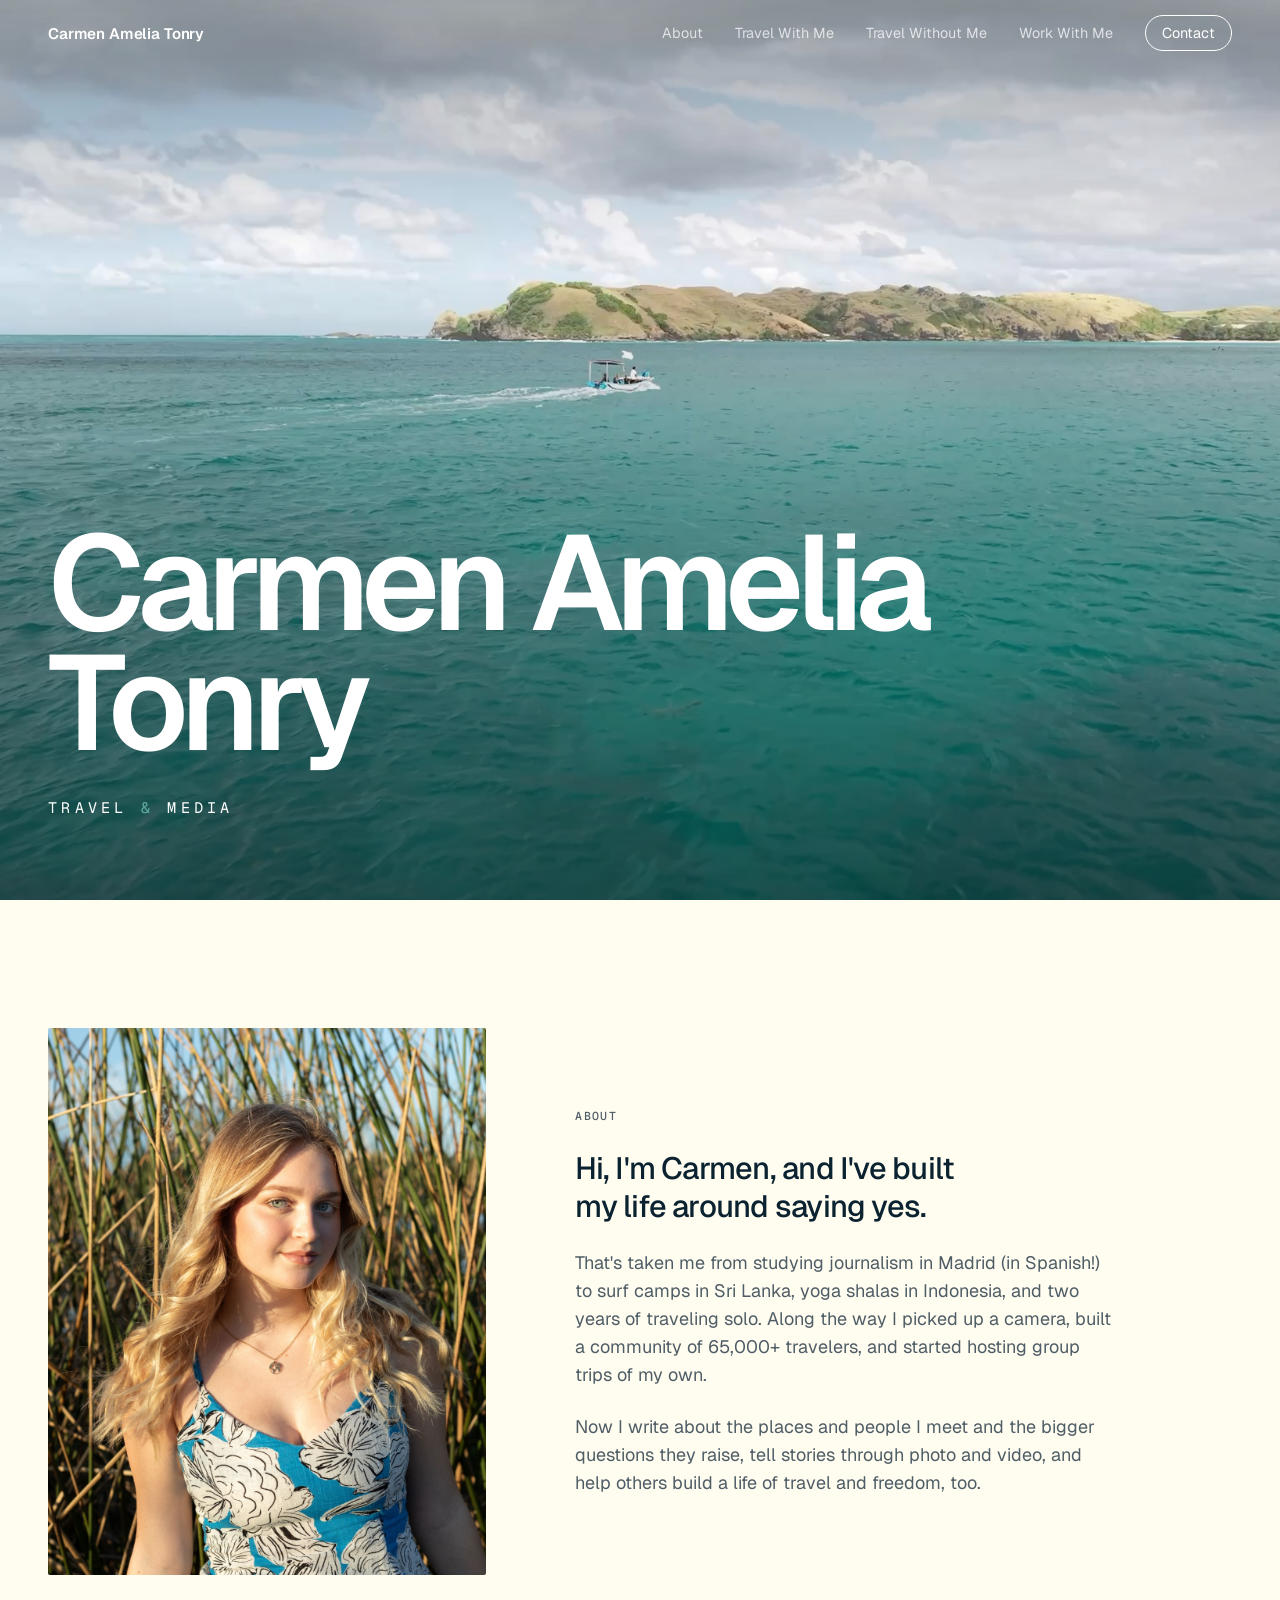
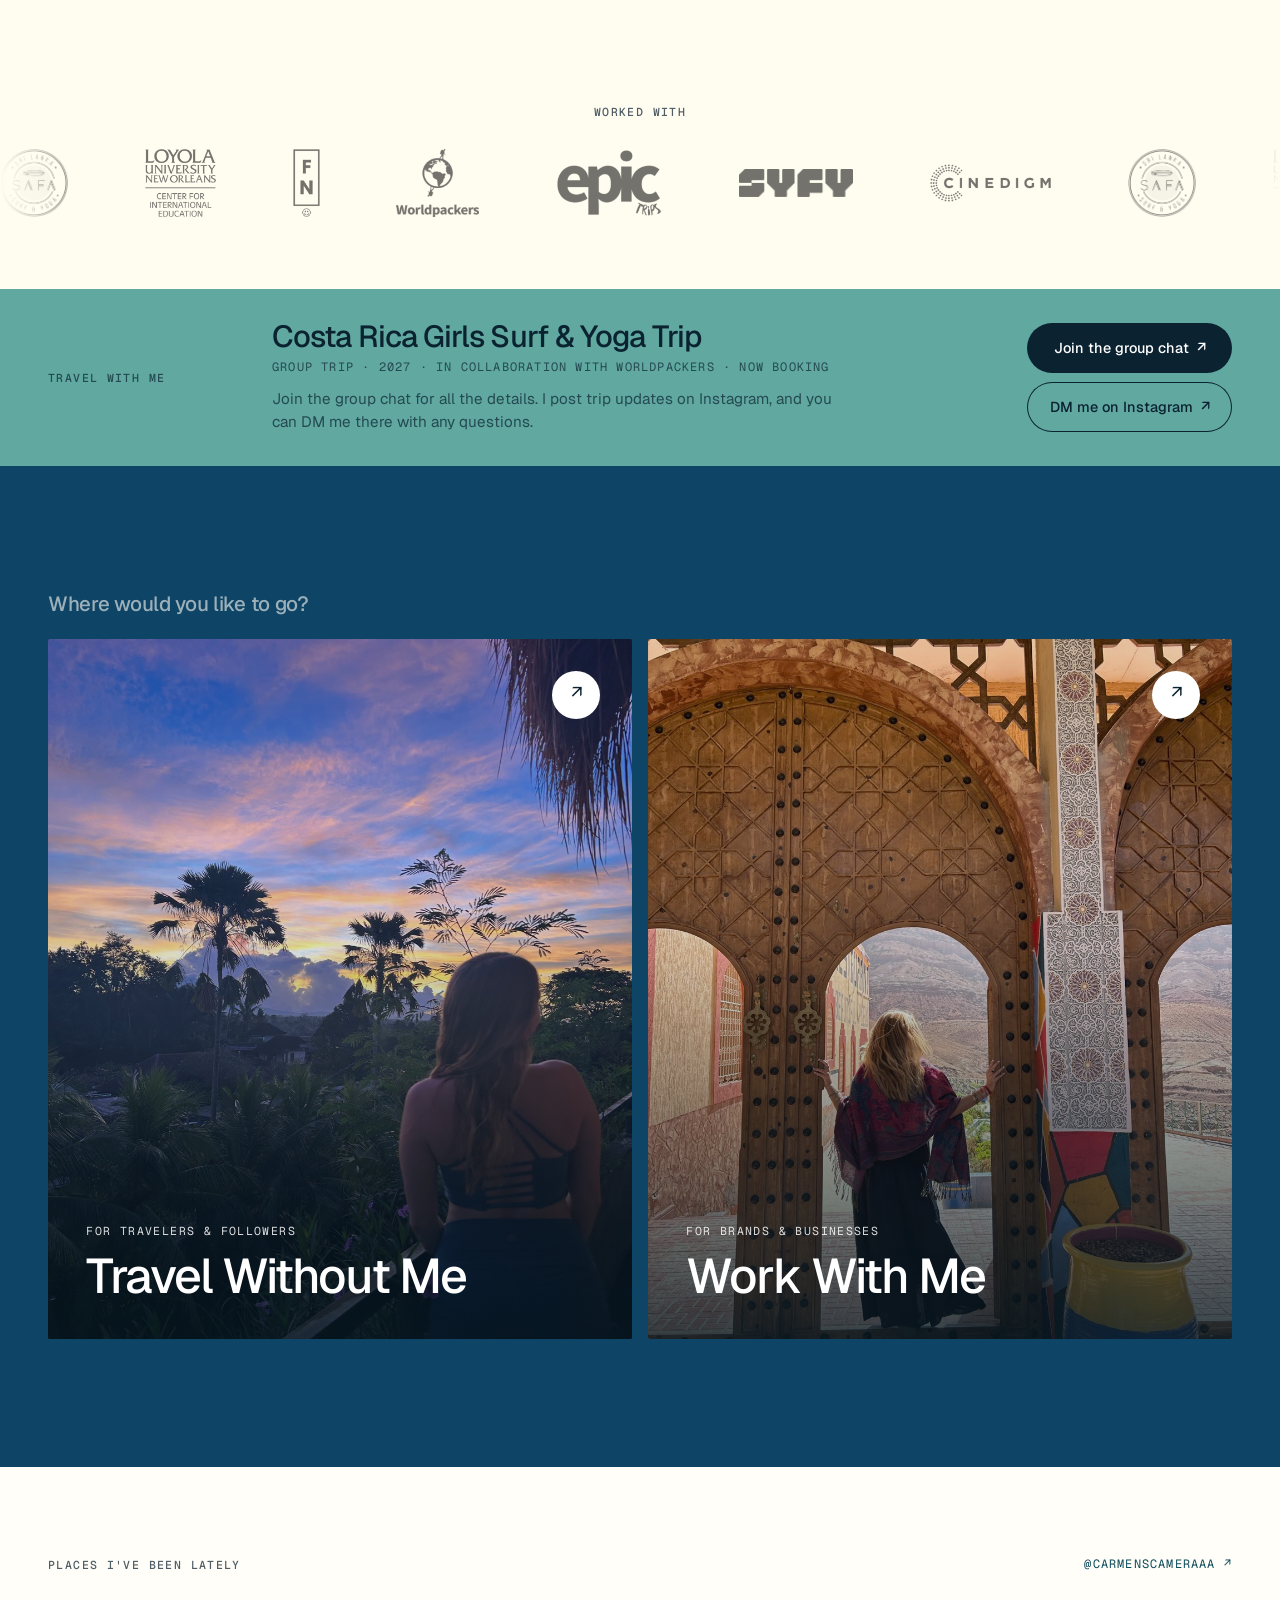
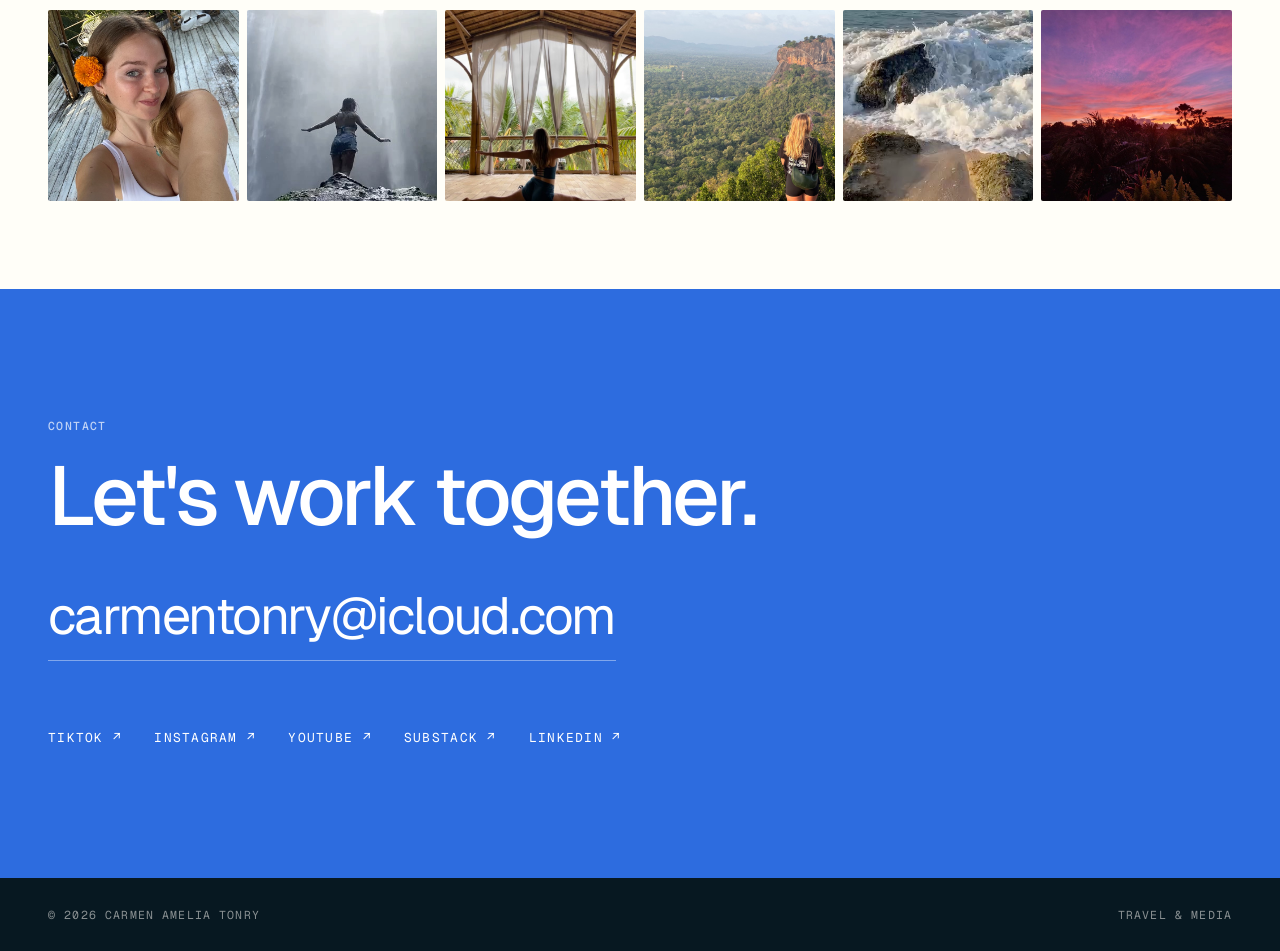
<file: index.html>
<!DOCTYPE html>
<html lang="en">
<head>
  <meta charset="UTF-8">
  <meta name="viewport" content="width=device-width, initial-scale=1.0">
  <title>Carmen Amelia Tonry | Travel & Media</title>
  <meta name="description" content="Carmen Amelia Tonry: journalist, travel creator, group trip host, and yoga instructor from New Orleans. Travel planning, UGC, photography, videography, and travel writing.">
  <link rel="preconnect" href="https://fonts.googleapis.com">
  <link rel="preconnect" href="https://fonts.gstatic.com" crossorigin>
  <link href="https://fonts.googleapis.com/css2?family=Geist:wght@300..700&family=Geist+Mono:wght@400;500&display=swap" rel="stylesheet">
  <link rel="stylesheet" href="styles.css?v=46">
</head>
<body class="home">

  <nav class="nav">
    <a class="nav-logo" href="./">Carmen Amelia Tonry</a>
    <ul class="nav-links">
      <li><a href="./#about">About</a></li>
      <li><a href="./#travel-with-me">Travel With Me</a></li>
      <li><a href="planning.html">Travel Without Me</a></li>
      <li><a href="work.html">Work With Me</a></li>
      <li><a href="./#contact" class="nav-cta">Contact</a></li>
    </ul>
  </nav>

  <header class="hero">
    <video class="hero-video" poster="media/hero-ocean-poster.jpg" autoplay muted loop playsinline aria-hidden="true">
      <source src="media/hero-ocean.mp4" type="video/mp4" media="(max-width: 800px)">
      <source src="media/hero-ocean-1080.mp4" type="video/mp4">
    </video>
    <div class="hero-content">
      <h1 class="hero-name">Carmen Amelia Tonry</h1>
      <p class="hero-tag">Travel <span>&amp;</span> Media</p>
    </div>
  </header>

  <section id="about" class="section">
    <div class="wrap about">
      <div class="about-media reveal">
        <img src="media/about-carmen.jpg" alt="Carmen Amelia Tonry at golden hour" width="1119" height="1400">
      </div>
      <div class="about-text reveal">
        <p class="eyebrow">About</p>
        <p>Hi, I'm Carmen, and I've built my life around saying&nbsp;yes.</p>
        <p>That's taken me from studying journalism in Madrid (in Spanish!) to surf camps in Sri Lanka, yoga shalas in Indonesia, and two years of traveling solo. Along the way I picked up a camera, built a community of 65,000+ travelers, and started hosting group trips of my own.</p>
        <p>Now I write about the places and people I meet and the bigger questions they raise, tell stories through photo and video, and help others build a life of travel and freedom,&nbsp;too.</p>
      </div>
    </div>
  </section>

  <section class="logos" aria-label="Worked with">
    <p class="eyebrow">Worked with</p>
    <div class="logo-marquee">
      <div class="logo-track">
        <div class="logo-set"><img src="media/logos/safa.png" alt="SAFA Sri Lanka Surf &amp; Yoga" width="277" height="277"><img src="media/logos/loyola-cie.png" alt="Loyola University New Orleans Center for International Education" width="253" height="240"><img src="media/logos/fn.png" alt="FN" width="93" height="240"><img src="media/logos/worldpackers.png" alt="Worldpackers" width="240" height="197"><img src="media/logos/epic-trips.png" alt="Epic Trips" width="200" height="128"><img class="wordmark" src="media/logos/syfy.png" alt="Syfy" width="488" height="120"><img class="wordmark wide" src="media/logos/cinedigm.png" alt="Cinedigm" width="383" height="120"></div>
        <div class="logo-set" aria-hidden="true"><img src="media/logos/safa.png" alt="" width="277" height="277"><img src="media/logos/loyola-cie.png" alt="" width="253" height="240"><img src="media/logos/fn.png" alt="" width="93" height="240"><img src="media/logos/worldpackers.png" alt="" width="240" height="197"><img src="media/logos/epic-trips.png" alt="" width="200" height="128"><img class="wordmark" src="media/logos/syfy.png" alt="" width="488" height="120"><img class="wordmark wide" src="media/logos/cinedigm.png" alt="" width="383" height="120"></div>
        <div class="logo-set" aria-hidden="true"><img src="media/logos/safa.png" alt="" width="277" height="277"><img src="media/logos/loyola-cie.png" alt="" width="253" height="240"><img src="media/logos/fn.png" alt="" width="93" height="240"><img src="media/logos/worldpackers.png" alt="" width="240" height="197"><img src="media/logos/epic-trips.png" alt="" width="200" height="128"><img class="wordmark" src="media/logos/syfy.png" alt="" width="488" height="120"><img class="wordmark wide" src="media/logos/cinedigm.png" alt="" width="383" height="120"></div>
        <div class="logo-set" aria-hidden="true"><img src="media/logos/safa.png" alt="" width="277" height="277"><img src="media/logos/loyola-cie.png" alt="" width="253" height="240"><img src="media/logos/fn.png" alt="" width="93" height="240"><img src="media/logos/worldpackers.png" alt="" width="240" height="197"><img src="media/logos/epic-trips.png" alt="" width="200" height="128"><img class="wordmark" src="media/logos/syfy.png" alt="" width="488" height="120"><img class="wordmark wide" src="media/logos/cinedigm.png" alt="" width="383" height="120"></div>
        <div class="logo-set" aria-hidden="true"><img src="media/logos/safa.png" alt="" width="277" height="277"><img src="media/logos/loyola-cie.png" alt="" width="253" height="240"><img src="media/logos/fn.png" alt="" width="93" height="240"><img src="media/logos/worldpackers.png" alt="" width="240" height="197"><img src="media/logos/epic-trips.png" alt="" width="200" height="128"><img class="wordmark" src="media/logos/syfy.png" alt="" width="488" height="120"><img class="wordmark wide" src="media/logos/cinedigm.png" alt="" width="383" height="120"></div>
        <div class="logo-set" aria-hidden="true"><img src="media/logos/safa.png" alt="" width="277" height="277"><img src="media/logos/loyola-cie.png" alt="" width="253" height="240"><img src="media/logos/fn.png" alt="" width="93" height="240"><img src="media/logos/worldpackers.png" alt="" width="240" height="197"><img src="media/logos/epic-trips.png" alt="" width="200" height="128"><img class="wordmark" src="media/logos/syfy.png" alt="" width="488" height="120"><img class="wordmark wide" src="media/logos/cinedigm.png" alt="" width="383" height="120"></div>
      </div>
    </div>
  </section>

  <section id="travel-with-me" class="trip">
    <div class="wrap trip-inner reveal">
      <p class="eyebrow">Travel With Me</p>
      <div class="trip-main">
        <h3>Costa Rica Girls Surf &amp; Yoga Trip</h3>
        <p>Group trip · 2027 · In collaboration with Worldpackers · Now booking</p>
        <p class="trip-note">Join the group chat for all the details. I post trip updates on Instagram, and you can DM me there with any questions.</p>
      </div>
      <div class="trip-actions">
        <a class="btn" href="https://chat.whatsapp.com/FKAaQu9WQhG2dxmVBWzwGS" target="_blank" rel="noopener">Join the group chat <span aria-hidden="true">↗</span></a>
        <a class="btn btn-outline" href="https://ig.me/m/carmenscameraaa" target="_blank" rel="noopener">DM me on Instagram <span aria-hidden="true">↗</span></a>
      </div>
    </div>
  </section>

  <section class="section paths-section">
    <div class="wrap">
      <h2 class="paths-heading">Where would you like to go?</h2>
      <div class="paths">
        <a class="path reveal" href="planning.html">
          <img class="path-img" src="media/sunset-balcony.jpg" alt="" loading="lazy">
          <span class="path-arrow" aria-hidden="true">↗</span>
          <span class="path-body">
            <span class="path-for">For travelers &amp; followers</span>
            <span class="path-title">Travel Without Me</span>
          </span>
        </a>
        <a class="path reveal" href="work.html">
          <img class="path-img" src="media/morocco-doorway.jpg" alt="" loading="lazy">
          <span class="path-arrow" aria-hidden="true">↗</span>
          <span class="path-body">
            <span class="path-for">For brands &amp; businesses</span>
            <span class="path-title">Work With Me</span>
          </span>
        </a>
      </div>
    </div>
  </section>

  <!-- To show live posts, paste a Behold.so JSON feed URL into data-feed. -->
  <section class="ig" data-feed="">
    <div class="wrap">
      <div class="ig-head">
        <p class="eyebrow">Places I've been lately</p>
        <a class="ig-follow" href="https://www.instagram.com/carmenscameraaa" target="_blank" rel="noopener">@carmenscameraaa ↗</a>
      </div>
      <div class="ig-grid">
        <a class="ig-post" href="https://www.instagram.com/carmenscameraaa" target="_blank" rel="noopener"><img src="media/flower-selfie.jpg" alt="Carmen with an orange flower in her hair" loading="lazy"></a>
        <a class="ig-post" href="https://www.instagram.com/carmenscameraaa" target="_blank" rel="noopener"><video src="media/waterfall.mp4" poster="media/waterfall-poster.jpg" autoplay muted loop playsinline aria-label="Carmen standing beneath a misty waterfall"></video></a>
        <a class="ig-post" href="https://www.instagram.com/carmenscameraaa" target="_blank" rel="noopener"><img src="media/yoga.jpg" alt="Carmen doing the splits in an open-air yoga shala" loading="lazy"></a>
        <a class="ig-post" href="https://www.instagram.com/carmenscameraaa" target="_blank" rel="noopener"><img src="media/sigiriya.jpg" alt="Carmen looking out at Sigiriya rock in Sri Lanka" loading="lazy"></a>
        <a class="ig-post" href="https://www.instagram.com/carmenscameraaa" target="_blank" rel="noopener"><video src="media/waves.mp4" poster="media/waves-poster.jpg" autoplay muted loop playsinline aria-label="Waves crashing over rocks at golden hour"></video></a>
        <a class="ig-post" href="https://www.instagram.com/carmenscameraaa" target="_blank" rel="noopener"><img src="media/pink-sunset.jpg" alt="Pink and purple sunset over palm trees" loading="lazy"></a>
      </div>
    </div>
  </section>

  <section id="contact" class="contact">
    <div class="wrap">
      <p class="eyebrow">Contact</p>
      <h2>Let's work together.</h2>
      <a class="email" href="mailto:carmentonry@icloud.com">carmentonry@icloud.com</a>
      <ul class="socials">
        <li><a href="https://www.tiktok.com/@carmenscamera" target="_blank" rel="noopener">TikTok ↗</a></li>
        <li><a href="https://www.instagram.com/carmenscameraaa" target="_blank" rel="noopener">Instagram ↗</a></li>
        <li><a href="https://www.youtube.com/@carmenscameraa" target="_blank" rel="noopener">YouTube ↗</a></li>
        <li><a href="https://carmentonry.substack.com" target="_blank" rel="noopener">Substack ↗</a></li>
        <li><a href="https://www.linkedin.com/in/carmen-amelia-tonry-478890346/" target="_blank" rel="noopener">LinkedIn ↗</a></li>
      </ul>
    </div>
  </section>

  <footer class="footer">
    <div class="wrap footer-inner">
      <span>© 2026 Carmen Amelia Tonry</span>
      <span>Travel &amp; Media</span>
    </div>
  </footer>

  <script src="script.js?v=28"></script>
</body>
</html>
</file>
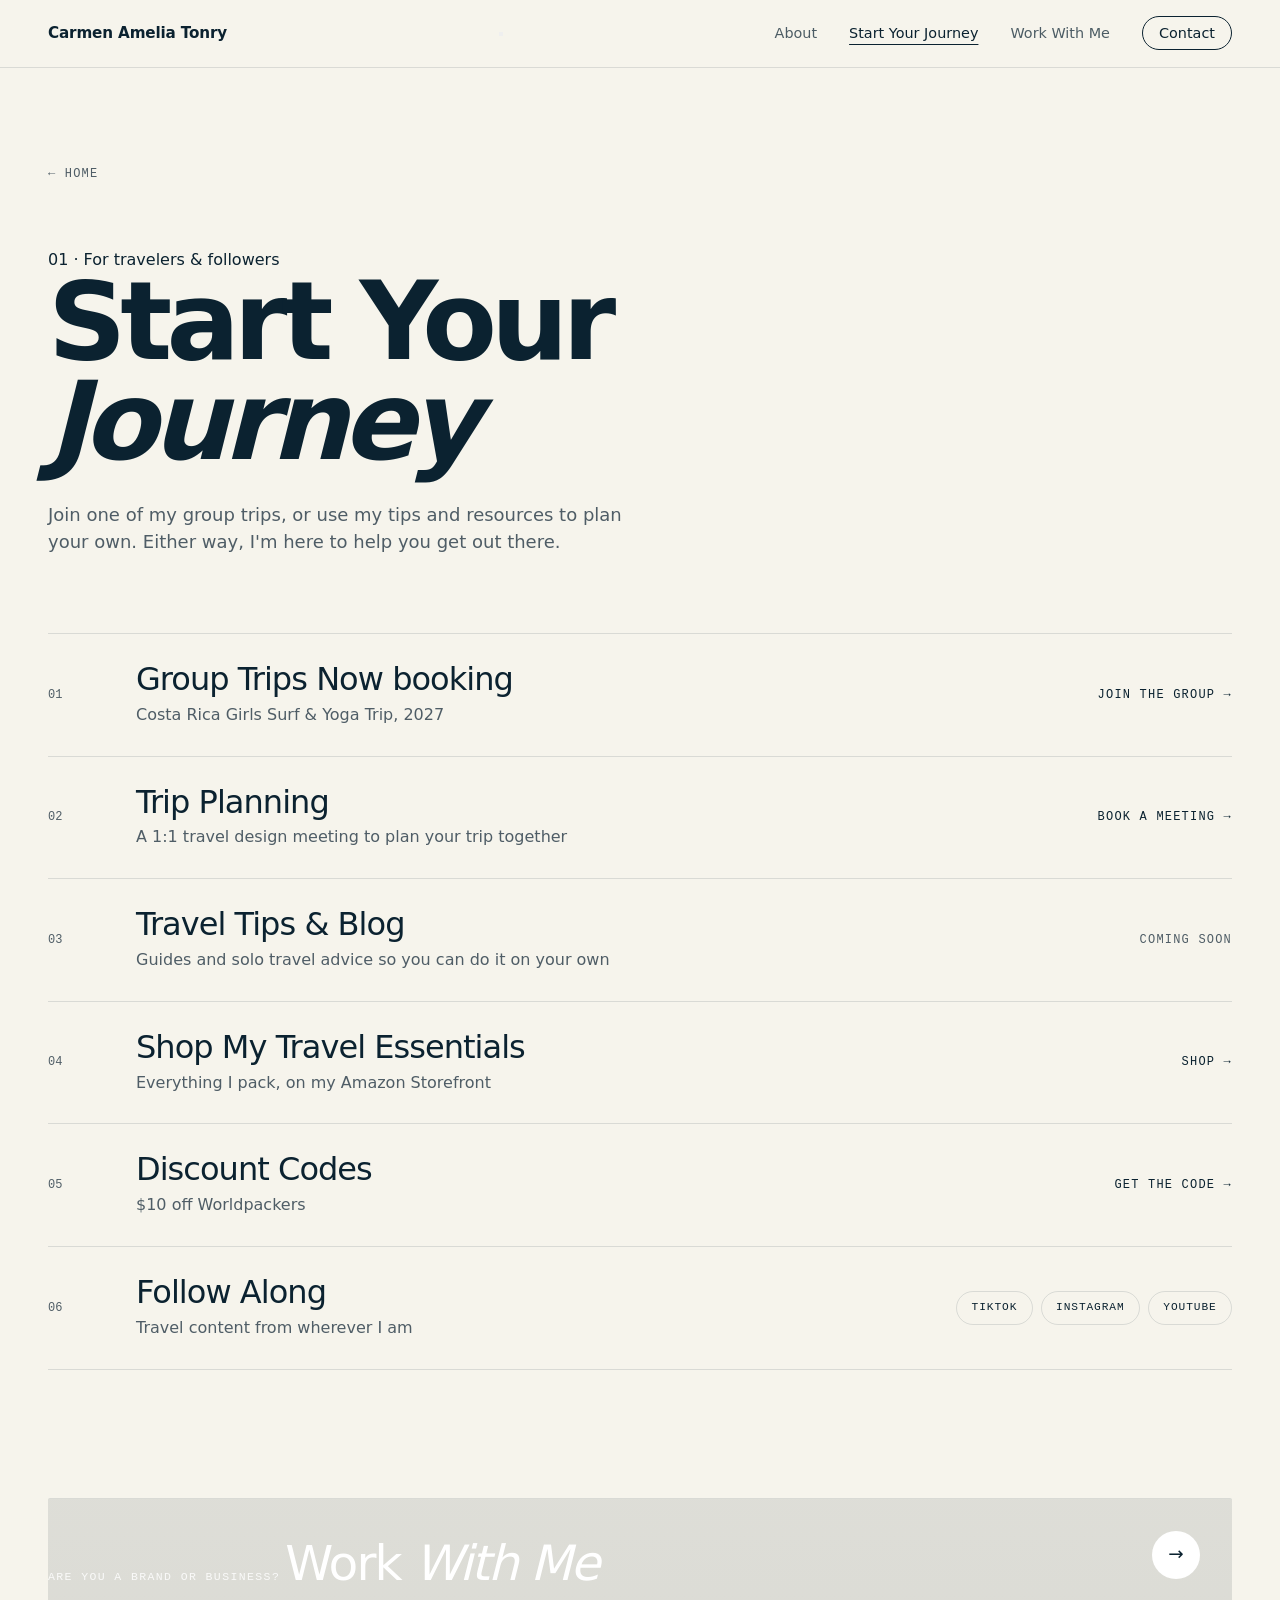
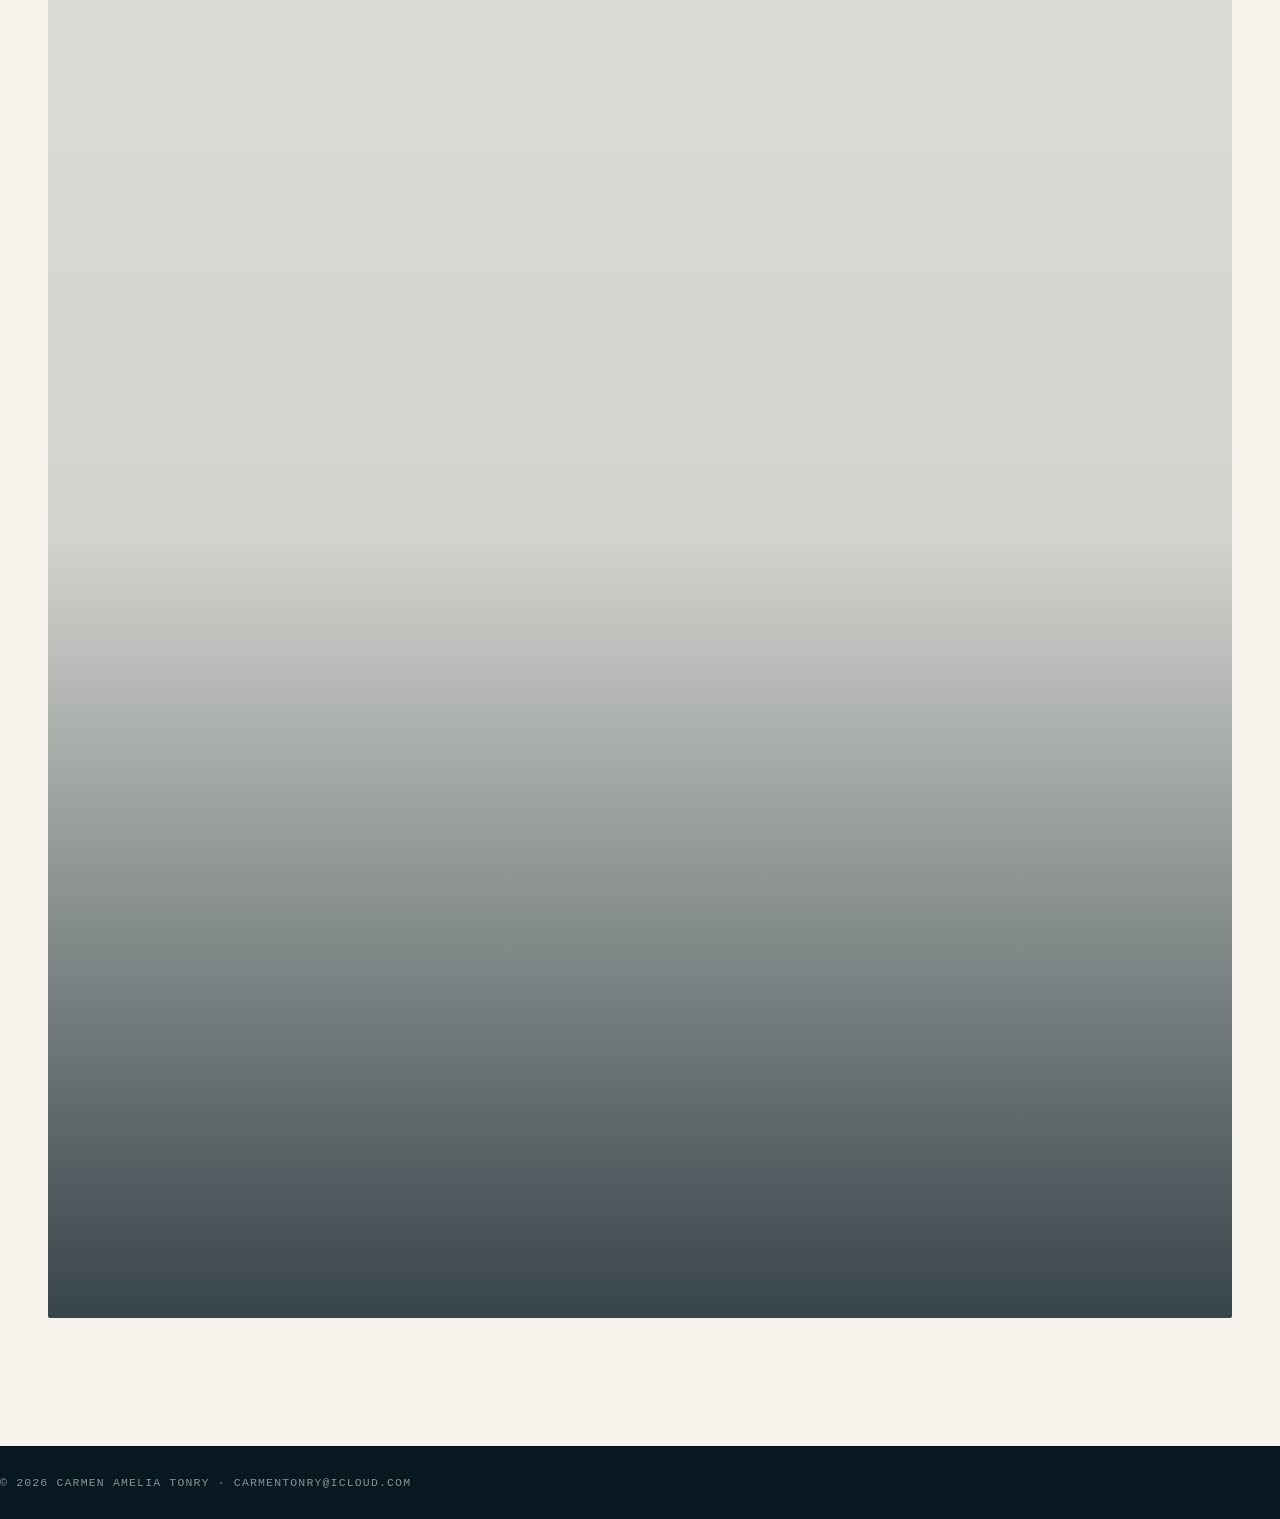
<file: journey.html>
<!DOCTYPE html>
<html lang="en">
<head>
  <meta charset="UTF-8">
  <meta name="viewport" content="width=device-width, initial-scale=1.0">
  <title>Start Your Journey | Carmen Amelia Tonry</title>
  <meta name="description" content="Group trips, trip planning, travel tips, and resources from Carmen Amelia Tonry (@carmenscamera).">
  <link rel="preconnect" href="https://fonts.googleapis.com">
  <link rel="preconnect" href="https://fonts.gstatic.com" crossorigin>
  <link href="https://fonts.googleapis.com/css2?family=Instrument+Serif:ital@0;1&family=Instrument+Sans:wght@400;500;600&family=DM+Mono:wght@400;500&family=Caveat:wght@600&display=swap" rel="stylesheet">
  <link rel="stylesheet" href="styles.css">
</head>
<body>

  <nav class="nav">
    <a class="nav-logo" href="./">Carmen Amelia Tonry</a>
    <button class="nav-toggle" aria-label="Open menu" aria-expanded="false">
      <span></span><span></span>
    </button>
    <ul class="nav-links">
      <li><a href="./#about">About</a></li>
      <li><a href="journey.html" aria-current="page">Start Your Journey</a></li>
      <li><a href="work.html">Work With Me</a></li>
      <li><a href="./#contact" class="nav-cta">Contact</a></li>
    </ul>
  </nav>

  <header class="page-hero">
    <div class="sun sun-small" aria-hidden="true"></div>
    <div class="wrap">
      <a class="back" href="./">← Home</a>
      <p class="label">01 · For travelers &amp; followers</p>
      <h1>Start Your <em>Journey</em></h1>
      <p class="lead">Join one of my group trips, or use my tips and resources to plan your own. Either way, I'm here to help you get out there.</p>
    </div>
  </header>

  <section class="section">
    <div class="wrap rows">
      <a class="row reveal" href="https://chat.whatsapp.com/FKAaQu9WQhG2dxmVBWzwGS" target="_blank" rel="noopener">
        <span class="row-num">01</span>
        <span class="row-body">
          <span class="row-title">Group Trips <span class="pill">Now booking</span></span>
          <span class="row-desc">Costa Rica Girls Surf &amp; Yoga Trip, 2027</span>
        </span>
        <span class="row-cta">Join the group →</span>
      </a>
      <a class="row reveal" href="https://linktr.ee/carmenscamera" target="_blank" rel="noopener">
        <span class="row-num">02</span>
        <span class="row-body">
          <span class="row-title">Trip Planning</span>
          <span class="row-desc">A 1:1 travel design meeting to plan your trip together</span>
        </span>
        <span class="row-cta">Book a meeting →</span>
      </a>
      <div class="row reveal">
        <span class="row-num">03</span>
        <span class="row-body">
          <span class="row-title">Travel Tips &amp; Blog</span>
          <span class="row-desc">Guides and solo travel advice so you can do it on your own</span>
        </span>
        <span class="row-cta muted">Coming soon</span>
      </div>
      <a class="row reveal" href="https://www.amazon.com/shop/carmenscamera" target="_blank" rel="noopener">
        <span class="row-num">04</span>
        <span class="row-body">
          <span class="row-title">Shop My Travel Essentials</span>
          <span class="row-desc">Everything I pack, on my Amazon Storefront</span>
        </span>
        <span class="row-cta">Shop →</span>
      </a>
      <a class="row reveal" href="https://linktr.ee/carmenscamera" target="_blank" rel="noopener">
        <span class="row-num">05</span>
        <span class="row-body">
          <span class="row-title">Discount Codes</span>
          <span class="row-desc">$10 off Worldpackers</span>
        </span>
        <span class="row-cta">Get the code →</span>
      </a>
      <div class="row reveal">
        <span class="row-num">06</span>
        <span class="row-body">
          <span class="row-title">Follow Along</span>
          <span class="row-desc">Travel content from wherever I am</span>
        </span>
        <span class="row-links">
          <a href="https://www.tiktok.com/@carmenscamera" target="_blank" rel="noopener">TikTok</a>
          <a href="https://www.instagram.com/carmenscameraaa" target="_blank" rel="noopener">Instagram</a>
          <a href="https://www.youtube.com/@carmenscameraa" target="_blank" rel="noopener">YouTube</a>
        </span>
      </div>
    </div>
  </section>

  <section class="section next-section">
    <div class="wrap">
      <a class="path path-dark next reveal" href="work.html">
        <span class="tape tape-top"></span>
        <span class="path-for">Are you a brand or business?</span>
        <span class="path-title">Work <em>With Me</em></span>
        <span class="path-arrow">→</span>
      </a>
    </div>
  </section>

  <footer class="footer">
    <p>© 2026 Carmen Amelia Tonry · <a href="mailto:carmentonry@icloud.com">carmentonry@icloud.com</a></p>
  </footer>

  <script src="script.js"></script>
</body>
</html>
</file>
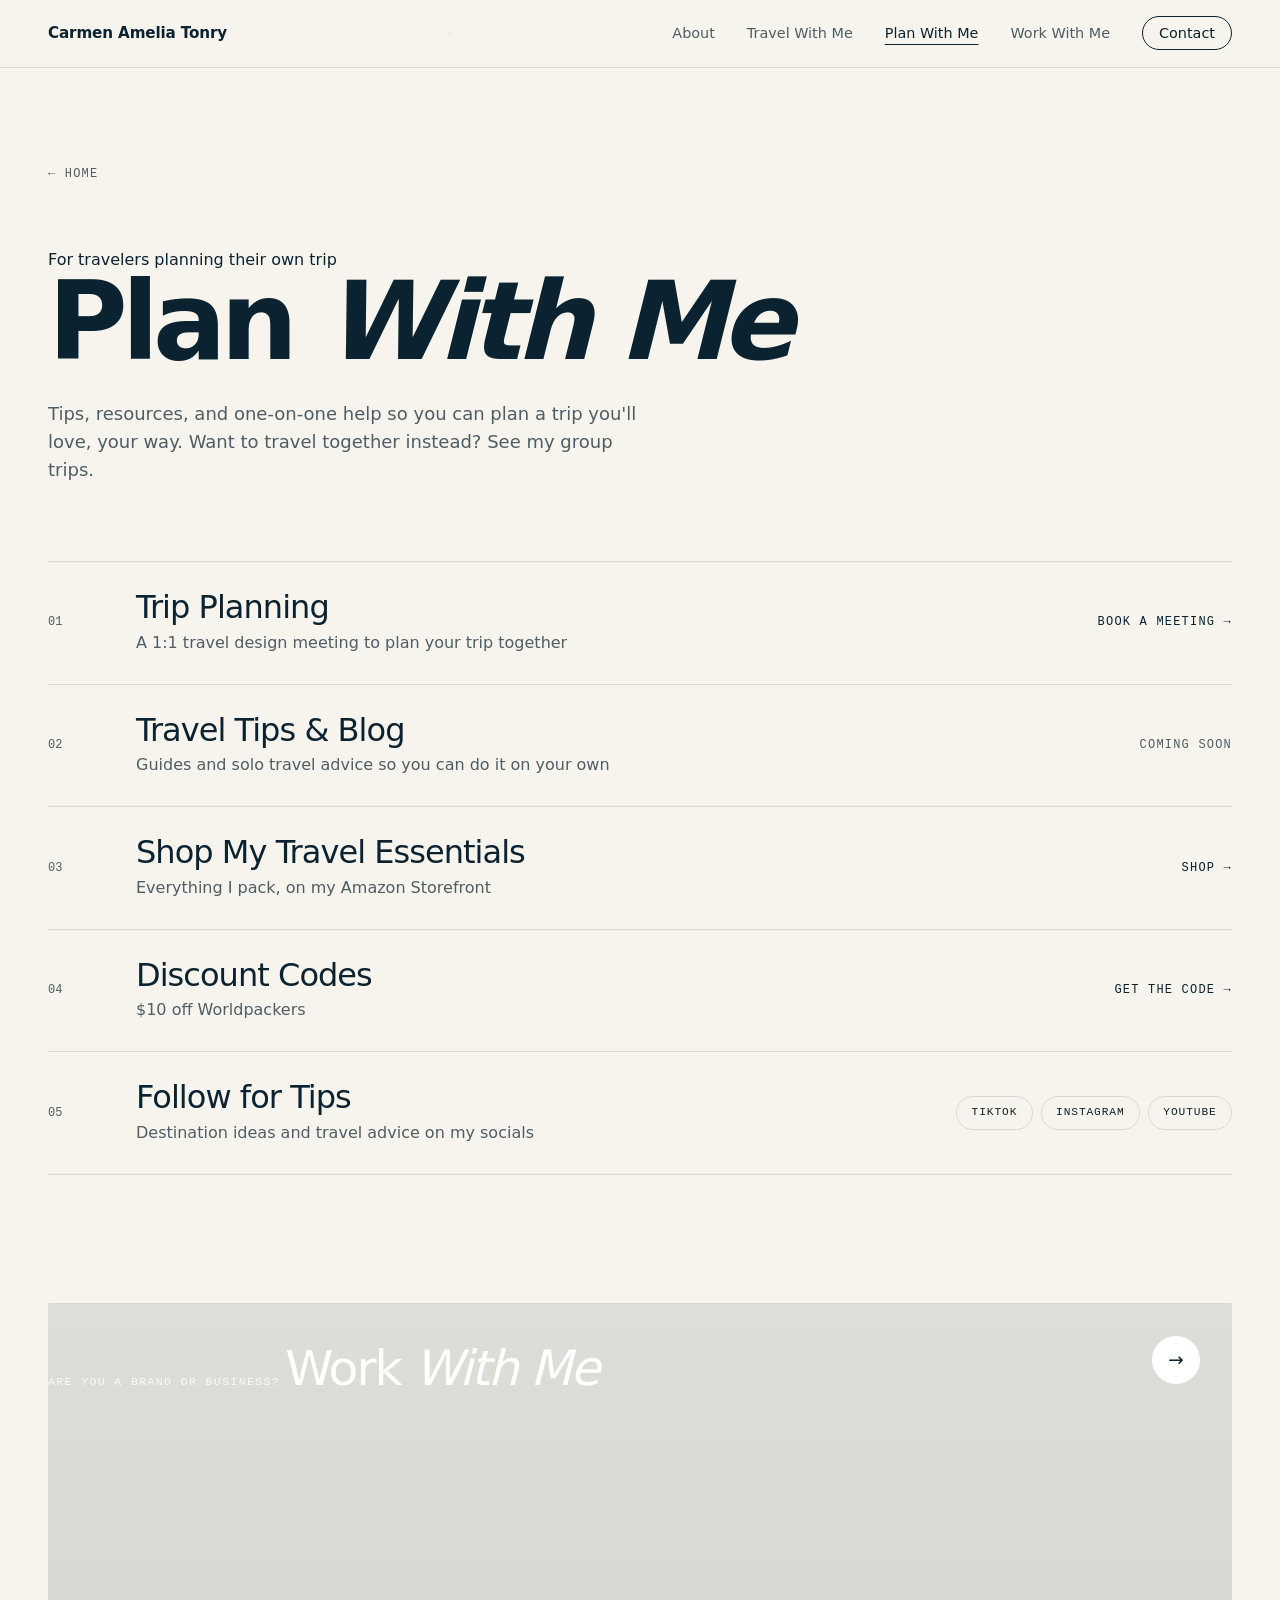
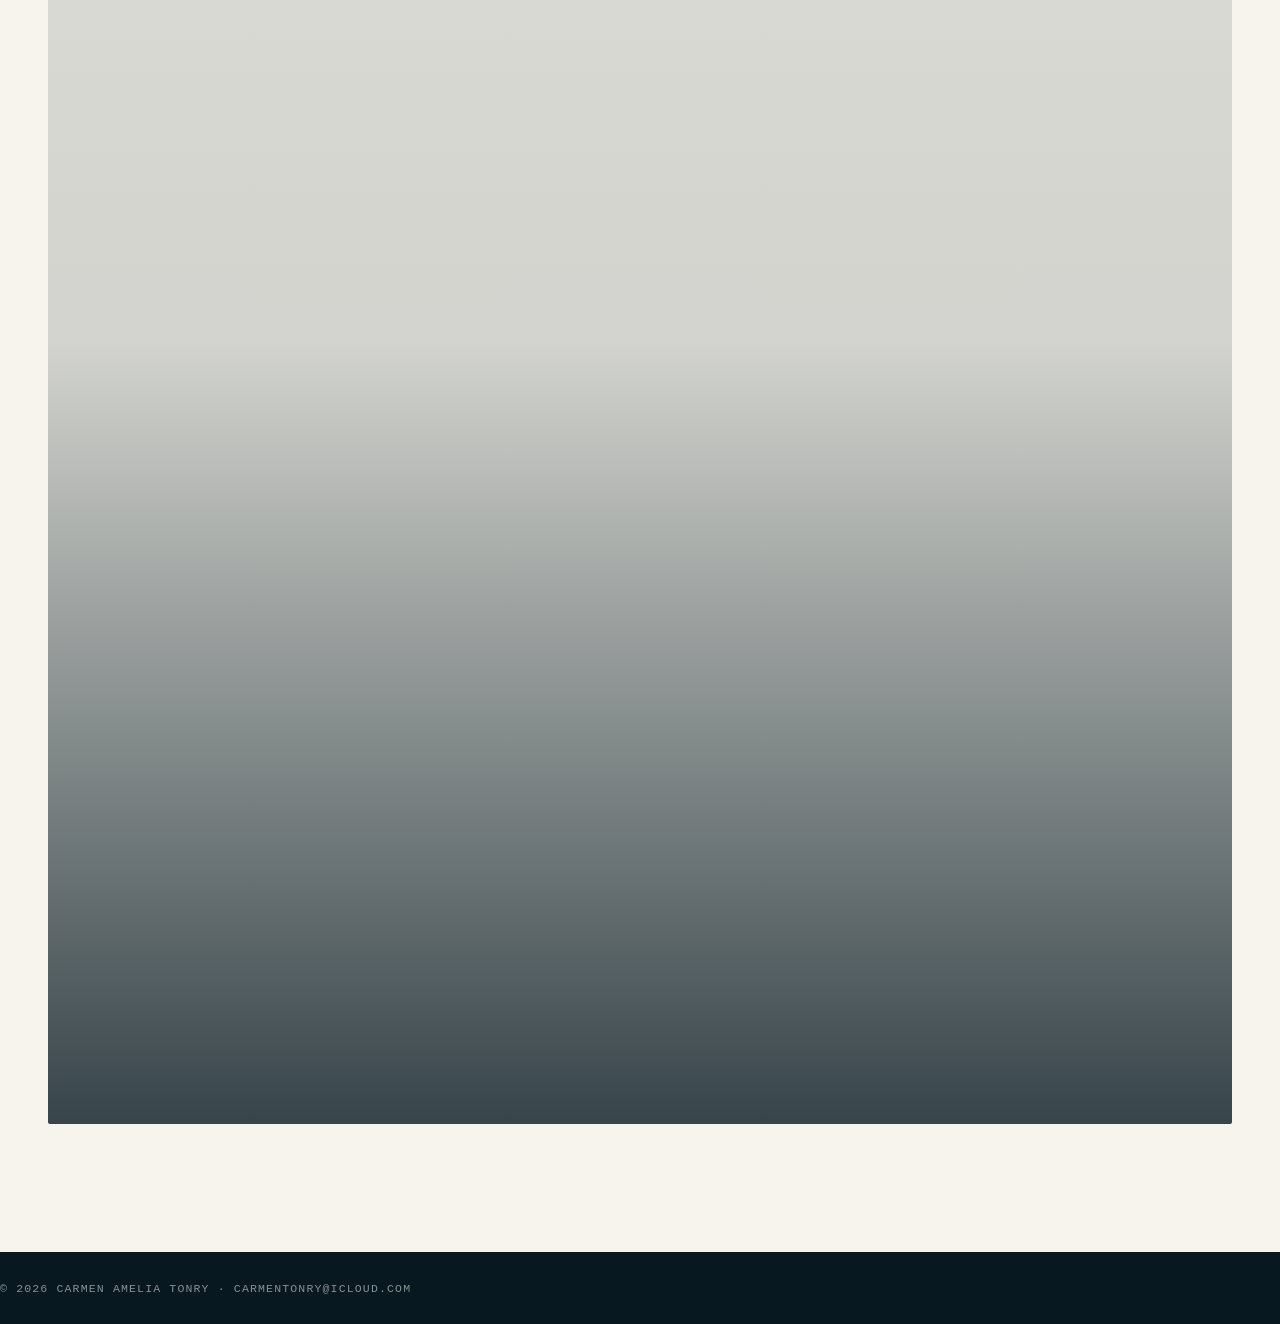
<file: plan.html>
<!DOCTYPE html>
<html lang="en">
<head>
  <meta charset="UTF-8">
  <meta name="viewport" content="width=device-width, initial-scale=1.0">
  <title>Plan With Me | Carmen Amelia Tonry</title>
  <meta name="description" content="Trip planning, travel tips, packing essentials, and discount codes from Carmen Amelia Tonry (@carmenscamera).">
  <link rel="preconnect" href="https://fonts.googleapis.com">
  <link rel="preconnect" href="https://fonts.gstatic.com" crossorigin>
  <link href="https://fonts.googleapis.com/css2?family=Instrument+Serif:ital@0;1&family=Instrument+Sans:wght@400;500;600&family=DM+Mono:wght@400;500&family=Caveat:wght@600&display=swap" rel="stylesheet">
  <link rel="stylesheet" href="styles.css">
</head>
<body>

  <nav class="nav">
    <a class="nav-logo" href="./">Carmen Amelia Tonry</a>
    <button class="nav-toggle" aria-label="Open menu" aria-expanded="false">
      <span></span><span></span>
    </button>
    <ul class="nav-links">
      <li><a href="./#about">About</a></li>
      <li><a href="./#travel-with-me">Travel With Me</a></li>
      <li><a href="plan.html" aria-current="page">Plan With Me</a></li>
      <li><a href="work.html">Work With Me</a></li>
      <li><a href="./#contact" class="nav-cta">Contact</a></li>
    </ul>
  </nav>

  <header class="page-hero">
    <div class="sun sun-small" aria-hidden="true"></div>
    <div class="wrap">
      <a class="back" href="./">← Home</a>
      <p class="label">For travelers planning their own trip</p>
      <h1>Plan <em>With Me</em></h1>
      <p class="lead">Tips, resources, and one-on-one help so you can plan a trip you'll love, your way. Want to travel together instead? <a class="inline-link" href="./#travel-with-me">See my group trips.</a></p>
    </div>
  </header>

  <section class="section">
    <div class="wrap rows">
      <a class="row reveal" href="https://linktr.ee/carmenscamera" target="_blank" rel="noopener">
        <span class="row-num">01</span>
        <span class="row-body">
          <span class="row-title">Trip Planning</span>
          <span class="row-desc">A 1:1 travel design meeting to plan your trip together</span>
        </span>
        <span class="row-cta">Book a meeting →</span>
      </a>
      <div class="row reveal">
        <span class="row-num">02</span>
        <span class="row-body">
          <span class="row-title">Travel Tips &amp; Blog</span>
          <span class="row-desc">Guides and solo travel advice so you can do it on your own</span>
        </span>
        <span class="row-cta muted">Coming soon</span>
      </div>
      <a class="row reveal" href="https://www.amazon.com/shop/carmenscamera" target="_blank" rel="noopener">
        <span class="row-num">03</span>
        <span class="row-body">
          <span class="row-title">Shop My Travel Essentials</span>
          <span class="row-desc">Everything I pack, on my Amazon Storefront</span>
        </span>
        <span class="row-cta">Shop →</span>
      </a>
      <a class="row reveal" href="https://linktr.ee/carmenscamera" target="_blank" rel="noopener">
        <span class="row-num">04</span>
        <span class="row-body">
          <span class="row-title">Discount Codes</span>
          <span class="row-desc">$10 off Worldpackers</span>
        </span>
        <span class="row-cta">Get the code →</span>
      </a>
      <div class="row reveal">
        <span class="row-num">05</span>
        <span class="row-body">
          <span class="row-title">Follow for Tips</span>
          <span class="row-desc">Destination ideas and travel advice on my socials</span>
        </span>
        <span class="row-links">
          <a href="https://www.tiktok.com/@carmenscamera" target="_blank" rel="noopener">TikTok</a>
          <a href="https://www.instagram.com/carmenscameraaa" target="_blank" rel="noopener">Instagram</a>
          <a href="https://www.youtube.com/@carmenscameraa" target="_blank" rel="noopener">YouTube</a>
        </span>
      </div>
    </div>
  </section>

  <section class="section next-section">
    <div class="wrap">
      <a class="path path-dark next reveal" href="work.html">
        <span class="tape tape-top"></span>
        <span class="path-for">Are you a brand or business?</span>
        <span class="path-title">Work <em>With Me</em></span>
        <span class="path-arrow">→</span>
      </a>
    </div>
  </section>

  <footer class="footer">
    <p>© 2026 Carmen Amelia Tonry · <a href="mailto:carmentonry@icloud.com">carmentonry@icloud.com</a></p>
  </footer>

  <script src="script.js"></script>
</body>
</html>
</file>
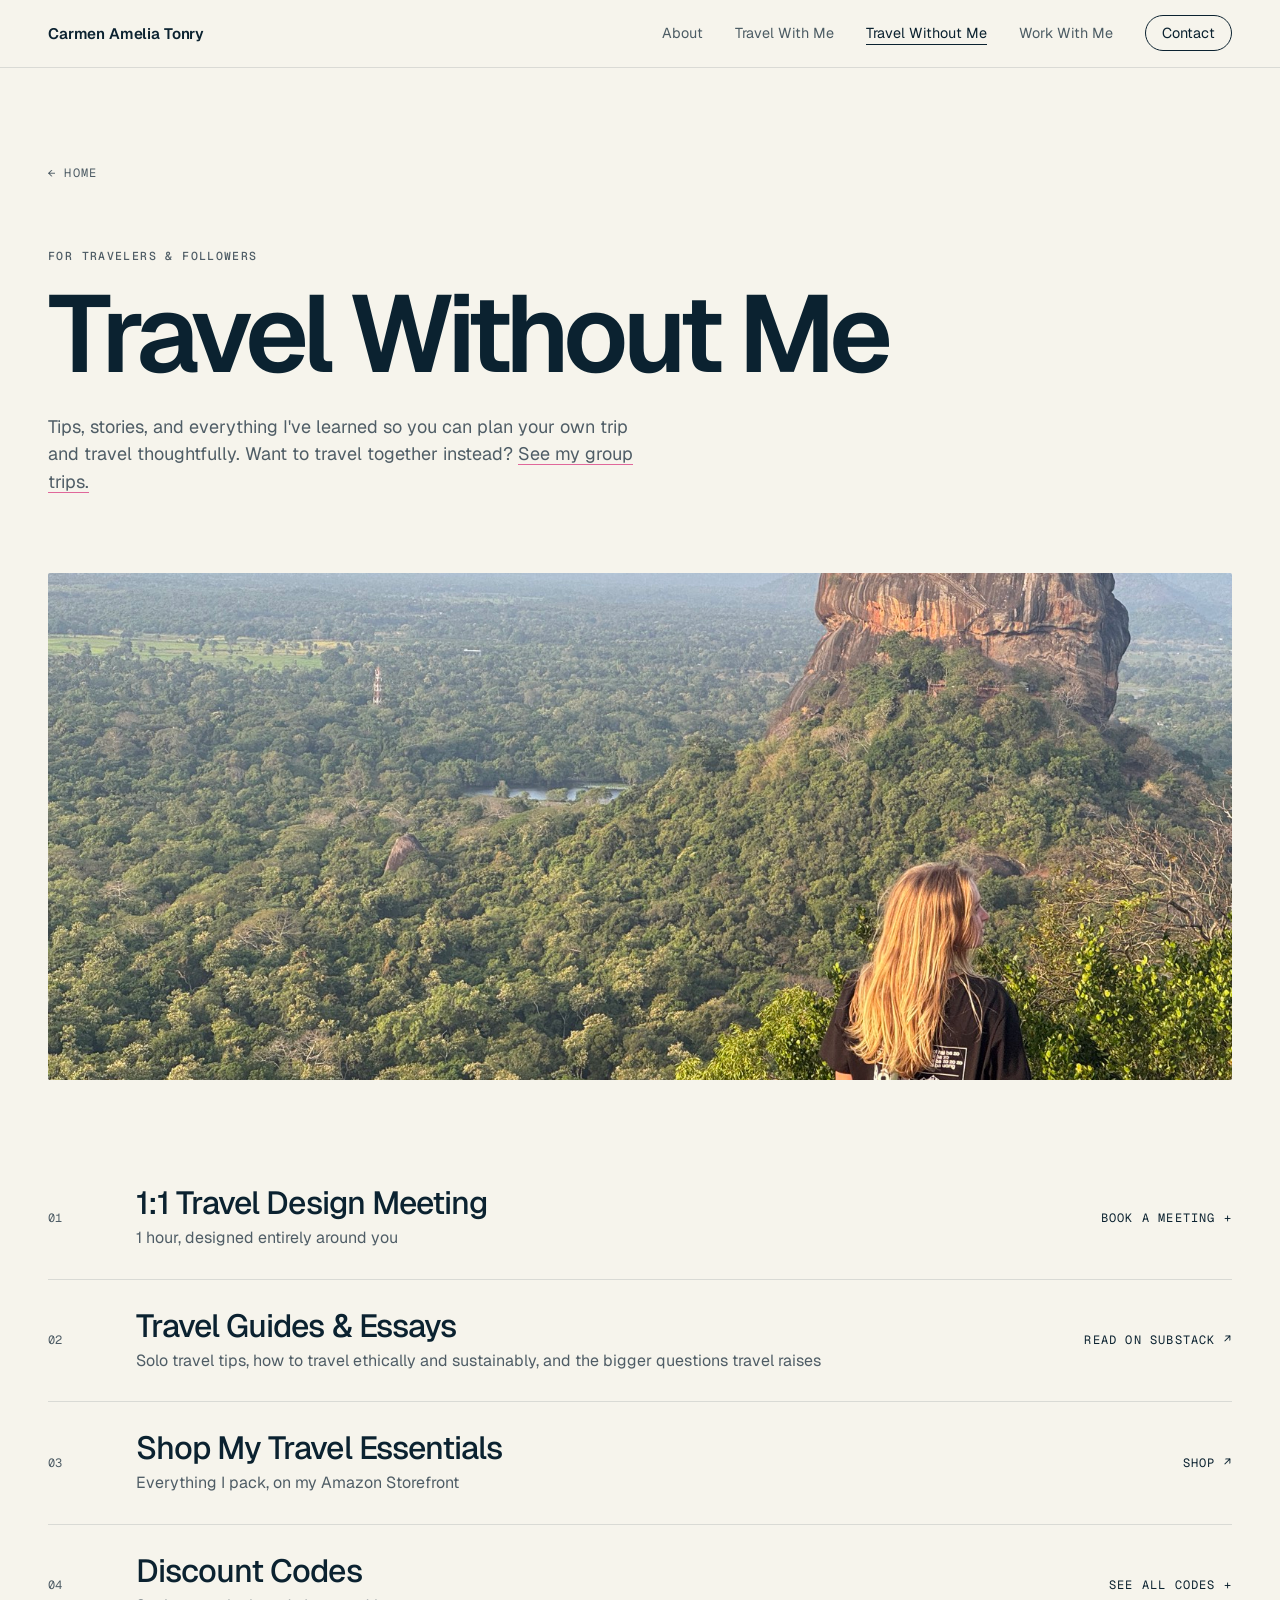
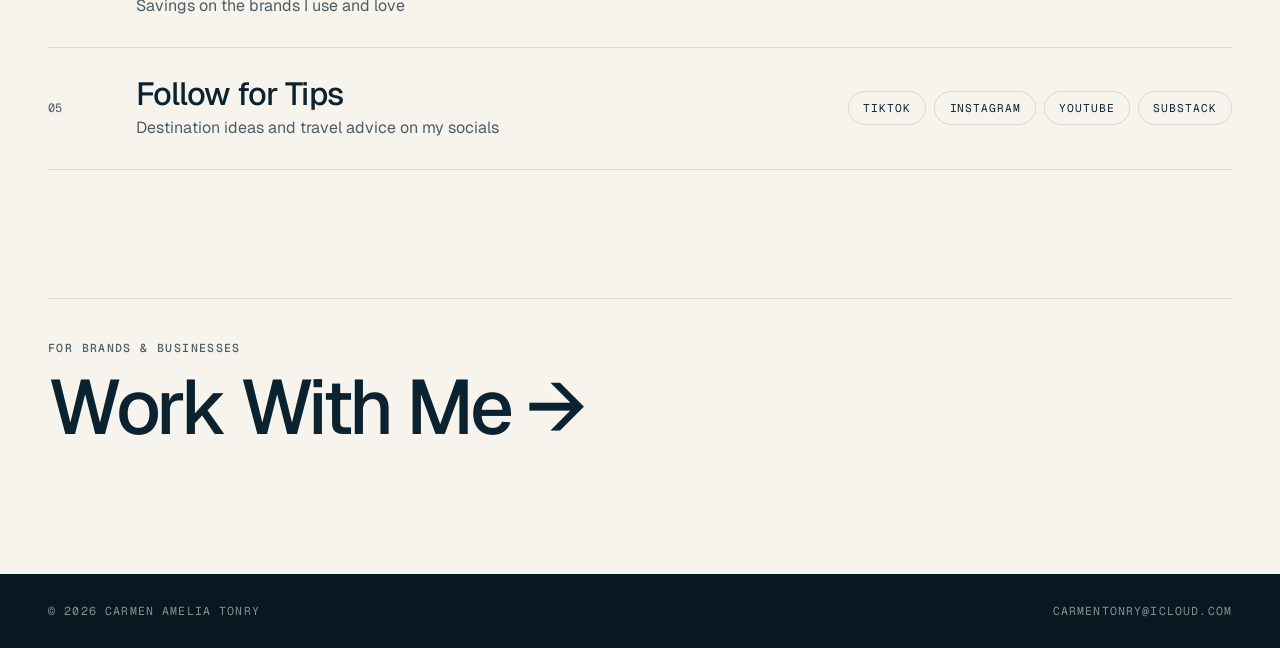
<file: planning.html>
<!DOCTYPE html>
<html lang="en">
<head>
  <meta charset="UTF-8">
  <meta name="viewport" content="width=device-width, initial-scale=1.0">
  <title>Travel Without Me | Carmen Amelia Tonry</title>
  <meta name="description" content="Travel tips, trip planning help, packing essentials, and discount codes from Carmen Amelia Tonry (@carmenscamera).">
  <link rel="preconnect" href="https://fonts.googleapis.com">
  <link rel="preconnect" href="https://fonts.gstatic.com" crossorigin>
  <link href="https://fonts.googleapis.com/css2?family=Geist:wght@300..700&family=Geist+Mono:wght@400;500&display=swap" rel="stylesheet">
  <link rel="stylesheet" href="styles.css?v=46">
</head>
<body>

  <nav class="nav">
    <a class="nav-logo" href="./">Carmen Amelia Tonry</a>
    <ul class="nav-links">
      <li><a href="./#about">About</a></li>
      <li><a href="./#travel-with-me">Travel With Me</a></li>
      <li><a href="planning.html" aria-current="page">Travel Without Me</a></li>
      <li><a href="work.html">Work With Me</a></li>
      <li><a href="./#contact" class="nav-cta">Contact</a></li>
    </ul>
  </nav>

  <header class="page-hero">
    <div class="wrap">
      <a class="back" href="./">← Home</a>
      <p class="eyebrow">For travelers &amp; followers</p>
      <h1>Travel Without Me</h1>
      <p class="lead">Tips, stories, and everything I've learned so you can plan your own trip and travel thoughtfully. Want to travel together instead? <a class="text-link" href="./#travel-with-me">See my group trips.</a></p>
    </div>
    <div class="page-media">
      <img src="media/sigiriya.jpg" alt="Carmen looking out at Sigiriya rock in Sri Lanka">
    </div>
  </header>

  <section class="section">
    <div class="wrap rows">
      <details class="row-group reveal" id="booking">
        <summary class="row">
          <span class="row-num">01</span>
          <span class="row-body">
            <span class="row-title">1:1 Travel Design Meeting</span>
            <span class="row-desc">1 hour, designed entirely around you</span>
          </span>
          <span class="row-cta"><span class="when-closed">Book a meeting +</span><span class="when-open">Close −</span></span>
        </summary>
        <div class="booking">
          <p>I'm here to help with planning, advice, and everything in between. Pick a time below.</p>
          <div class="booking-embed" id="cal-booking"></div>
          <a class="code-cta" href="https://cal.com/carmenscamera/travelmeeting" target="_blank" rel="noopener">Open the booking page in a new tab ↗</a>
        </div>
      </details>
      <a class="row reveal" href="https://carmentonry.substack.com" target="_blank" rel="noopener">
        <span class="row-num">02</span>
        <span class="row-body">
          <span class="row-title">Travel Guides &amp; Essays</span>
          <span class="row-desc">Solo travel tips, how to travel ethically and sustainably, and the bigger questions travel raises</span>
        </span>
        <span class="row-cta">Read on Substack ↗</span>
      </a>
      <a class="row reveal" href="https://www.amazon.com/shop/carmenscamera" target="_blank" rel="noopener">
        <span class="row-num">03</span>
        <span class="row-body">
          <span class="row-title">Shop My Travel Essentials</span>
          <span class="row-desc">Everything I pack, on my Amazon Storefront</span>
        </span>
        <span class="row-cta">Shop ↗</span>
      </a>
      <details class="row-group reveal">
        <summary class="row">
          <span class="row-num">04</span>
          <span class="row-body">
            <span class="row-title">Discount Codes</span>
            <span class="row-desc">Savings on the brands I use and love</span>
          </span>
          <span class="row-cta"><span class="when-closed">See all codes +</span><span class="when-open">Hide codes −</span></span>
        </summary>
        <ul class="codes">
          <!-- To add a code, copy one <li> block and change the brand, deal, code, and link. -->
          <li class="code">
            <span class="code-brand">Worldpackers</span>
            <span class="code-deal">$10 off your membership with code <strong>CARMENTONRY</strong></span>
            <a class="code-cta" href="https://www.worldpackers.com/promo/CARMENTONRY?utm_campaign=CARMENTONRY&amp;utm_medium=referral&amp;utm_source=affiliate" target="_blank" rel="noopener">Get the deal ↗</a>
          </li>
        </ul>
      </details>
      <div class="row reveal">
        <span class="row-num">05</span>
        <span class="row-body">
          <span class="row-title">Follow for Tips</span>
          <span class="row-desc">Destination ideas and travel advice on my socials</span>
        </span>
        <span class="row-links">
          <a href="https://www.tiktok.com/@carmenscamera" target="_blank" rel="noopener">TikTok</a>
          <a href="https://www.instagram.com/carmenscameraaa" target="_blank" rel="noopener">Instagram</a>
          <a href="https://www.youtube.com/@carmenscameraa" target="_blank" rel="noopener">YouTube</a>
          <a href="https://carmentonry.substack.com" target="_blank" rel="noopener">Substack</a>
        </span>
      </div>
    </div>
  </section>

  <section class="section next-section">
    <div class="wrap">
      <a class="next" href="work.html">
        <span class="eyebrow">For brands &amp; businesses</span>
        <span class="next-title">Work With Me <span aria-hidden="true">→</span></span>
      </a>
    </div>
  </section>

  <footer class="footer">
    <div class="wrap footer-inner">
      <span>© 2026 Carmen Amelia Tonry</span>
      <a href="mailto:carmentonry@icloud.com">carmentonry@icloud.com</a>
    </div>
  </footer>

  <script src="script.js?v=41"></script>
</body>
</html>
</file>
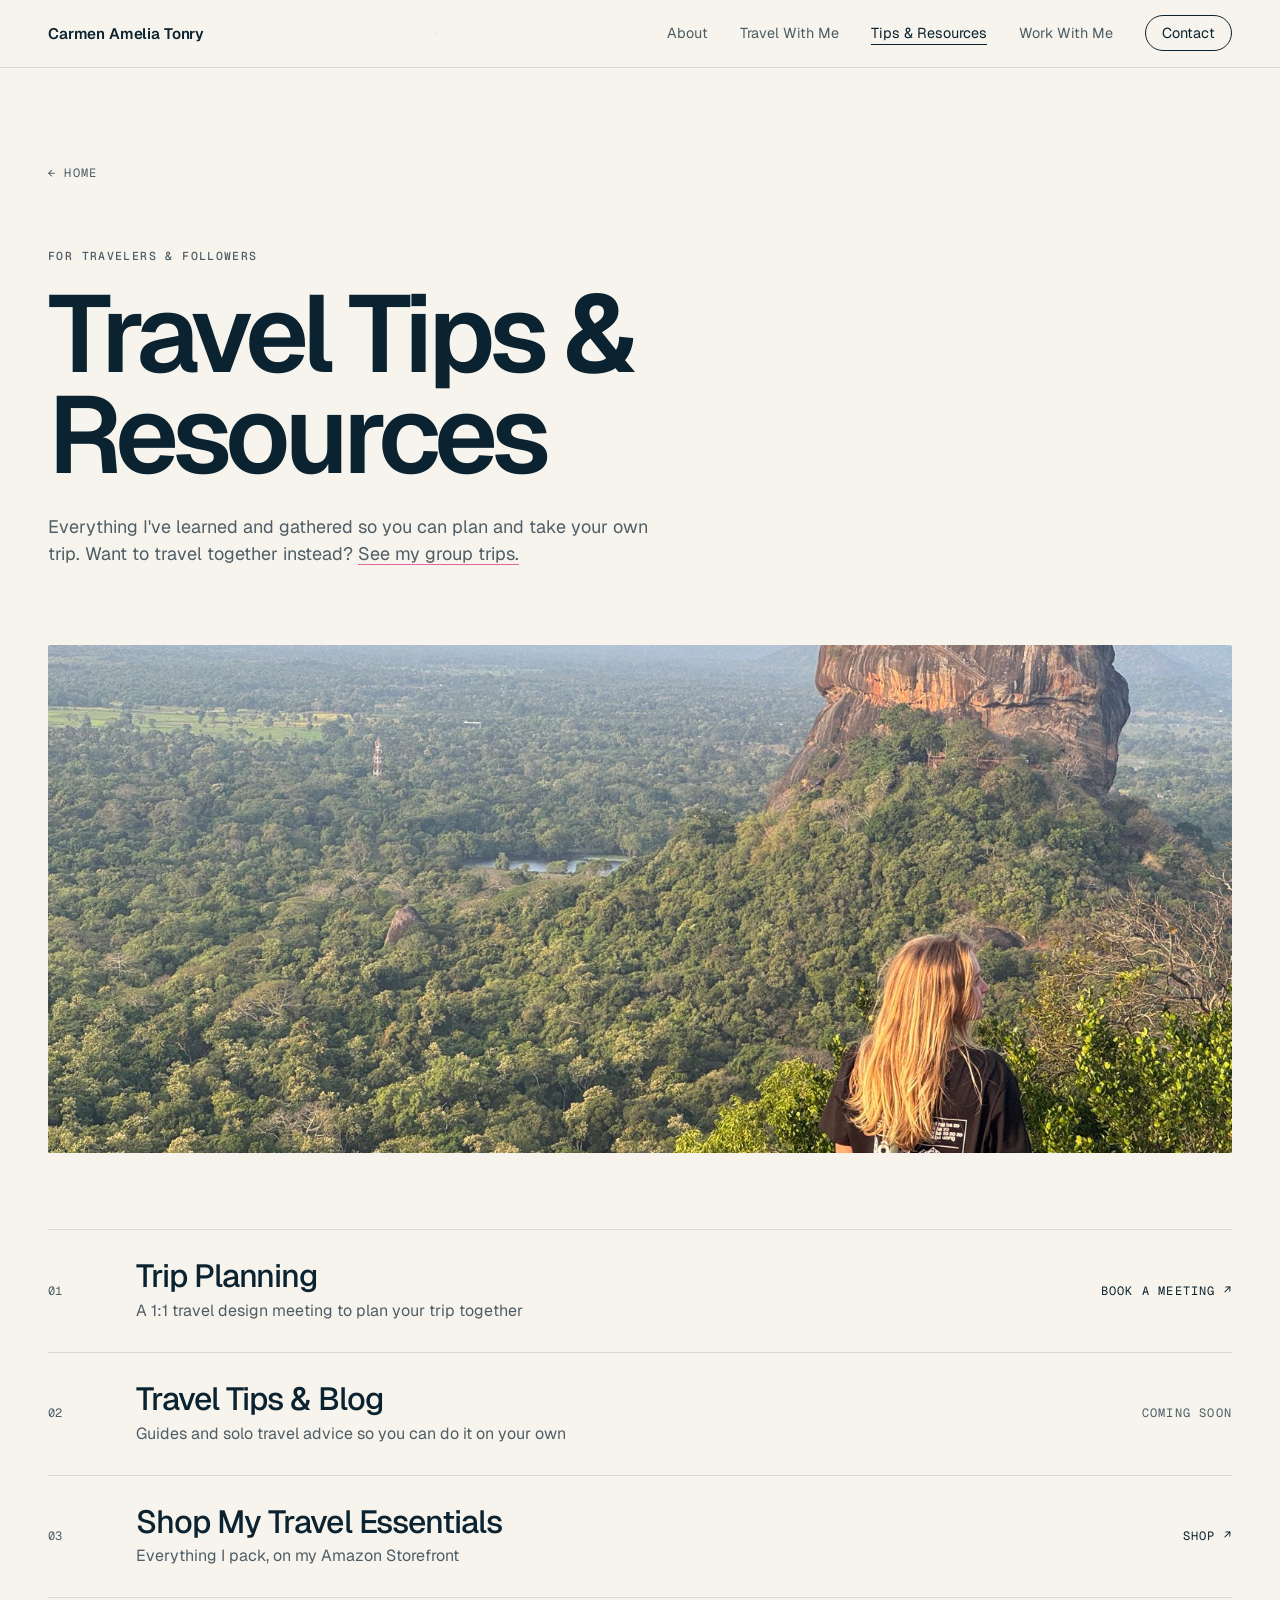
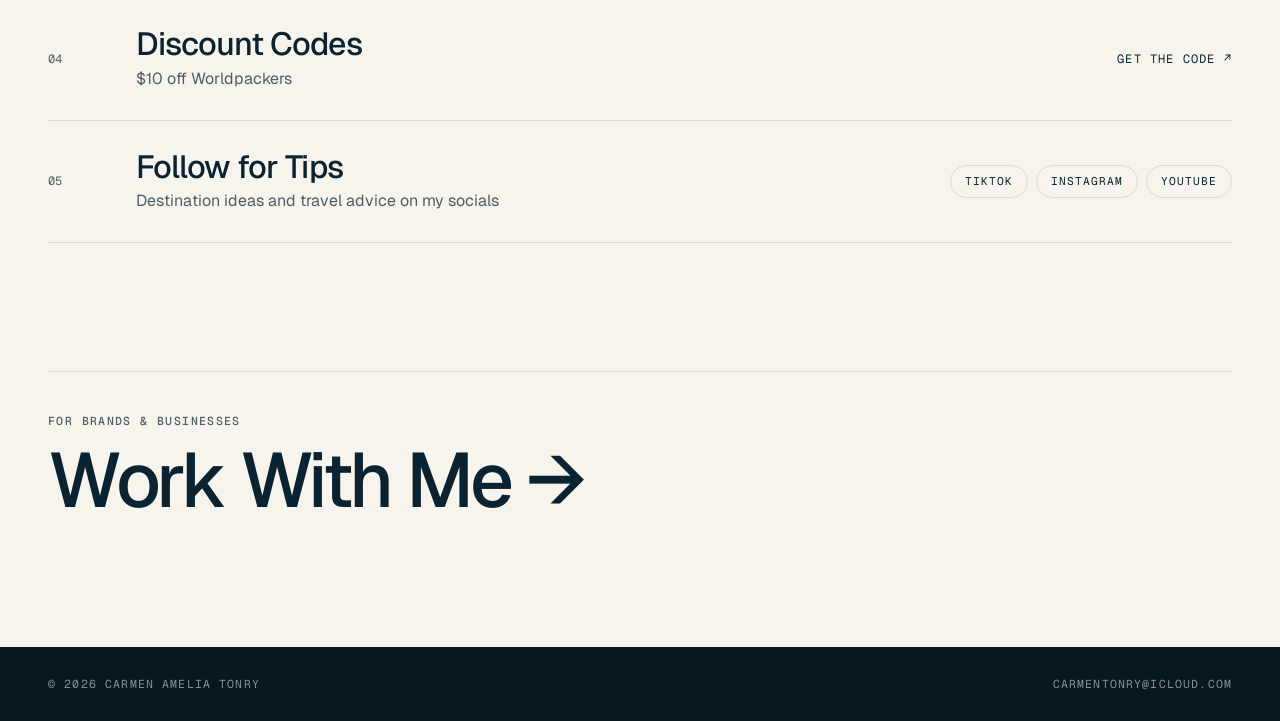
<file: resources.html>
<!DOCTYPE html>
<html lang="en">
<head>
  <meta charset="UTF-8">
  <meta name="viewport" content="width=device-width, initial-scale=1.0">
  <title>Travel Tips &amp; Resources | Carmen Amelia Tonry</title>
  <meta name="description" content="Travel tips, trip planning help, packing essentials, and discount codes from Carmen Amelia Tonry (@carmenscamera).">
  <link rel="preconnect" href="https://fonts.googleapis.com">
  <link rel="preconnect" href="https://fonts.gstatic.com" crossorigin>
  <link href="https://fonts.googleapis.com/css2?family=Geist:wght@300..700&family=Geist+Mono:wght@400;500&display=swap" rel="stylesheet">
  <link rel="stylesheet" href="styles.css?v=7">
</head>
<body>

  <nav class="nav">
    <a class="nav-logo" href="./">Carmen Amelia Tonry</a>
    <button class="nav-toggle" aria-label="Open menu" aria-expanded="false">
      <span></span><span></span>
    </button>
    <ul class="nav-links">
      <li><a href="./#about">About</a></li>
      <li><a href="./#travel-with-me">Travel With Me</a></li>
      <li><a href="resources.html" aria-current="page">Tips &amp; Resources</a></li>
      <li><a href="work.html">Work With Me</a></li>
      <li><a href="./#contact" class="nav-cta">Contact</a></li>
    </ul>
  </nav>

  <header class="page-hero">
    <div class="wrap">
      <a class="back" href="./">← Home</a>
      <p class="eyebrow">For travelers &amp; followers</p>
      <h1>Travel Tips &amp; Resources</h1>
      <p class="lead">Everything I've learned and gathered so you can plan and take your own trip. Want to travel together instead? <a class="text-link" href="./#travel-with-me">See my group trips.</a></p>
    </div>
    <div class="page-media">
      <img src="media/sigiriya.jpg" alt="Carmen looking out at Sigiriya rock in Sri Lanka">
    </div>
  </header>

  <section class="section">
    <div class="wrap rows">
      <a class="row reveal" href="https://linktr.ee/carmenscamera" target="_blank" rel="noopener">
        <span class="row-num">01</span>
        <span class="row-body">
          <span class="row-title">Trip Planning</span>
          <span class="row-desc">A 1:1 travel design meeting to plan your trip together</span>
        </span>
        <span class="row-cta">Book a meeting ↗</span>
      </a>
      <div class="row reveal">
        <span class="row-num">02</span>
        <span class="row-body">
          <span class="row-title">Travel Tips &amp; Blog</span>
          <span class="row-desc">Guides and solo travel advice so you can do it on your own</span>
        </span>
        <span class="row-cta muted">Coming soon</span>
      </div>
      <a class="row reveal" href="https://www.amazon.com/shop/carmenscamera" target="_blank" rel="noopener">
        <span class="row-num">03</span>
        <span class="row-body">
          <span class="row-title">Shop My Travel Essentials</span>
          <span class="row-desc">Everything I pack, on my Amazon Storefront</span>
        </span>
        <span class="row-cta">Shop ↗</span>
      </a>
      <a class="row reveal" href="https://linktr.ee/carmenscamera" target="_blank" rel="noopener">
        <span class="row-num">04</span>
        <span class="row-body">
          <span class="row-title">Discount Codes</span>
          <span class="row-desc">$10 off Worldpackers</span>
        </span>
        <span class="row-cta">Get the code ↗</span>
      </a>
      <div class="row reveal">
        <span class="row-num">05</span>
        <span class="row-body">
          <span class="row-title">Follow for Tips</span>
          <span class="row-desc">Destination ideas and travel advice on my socials</span>
        </span>
        <span class="row-links">
          <a href="https://www.tiktok.com/@carmenscamera" target="_blank" rel="noopener">TikTok</a>
          <a href="https://www.instagram.com/carmenscameraaa" target="_blank" rel="noopener">Instagram</a>
          <a href="https://www.youtube.com/@carmenscameraa" target="_blank" rel="noopener">YouTube</a>
        </span>
      </div>
    </div>
  </section>

  <section class="section next-section">
    <div class="wrap">
      <a class="next" href="work.html">
        <span class="eyebrow">For brands &amp; businesses</span>
        <span class="next-title">Work With Me <span aria-hidden="true">→</span></span>
      </a>
    </div>
  </section>

  <footer class="footer">
    <div class="wrap footer-inner">
      <span>© 2026 Carmen Amelia Tonry</span>
      <a href="mailto:carmentonry@icloud.com">carmentonry@icloud.com</a>
    </div>
  </footer>

  <script src="script.js?v=7"></script>
</body>
</html>
</file>
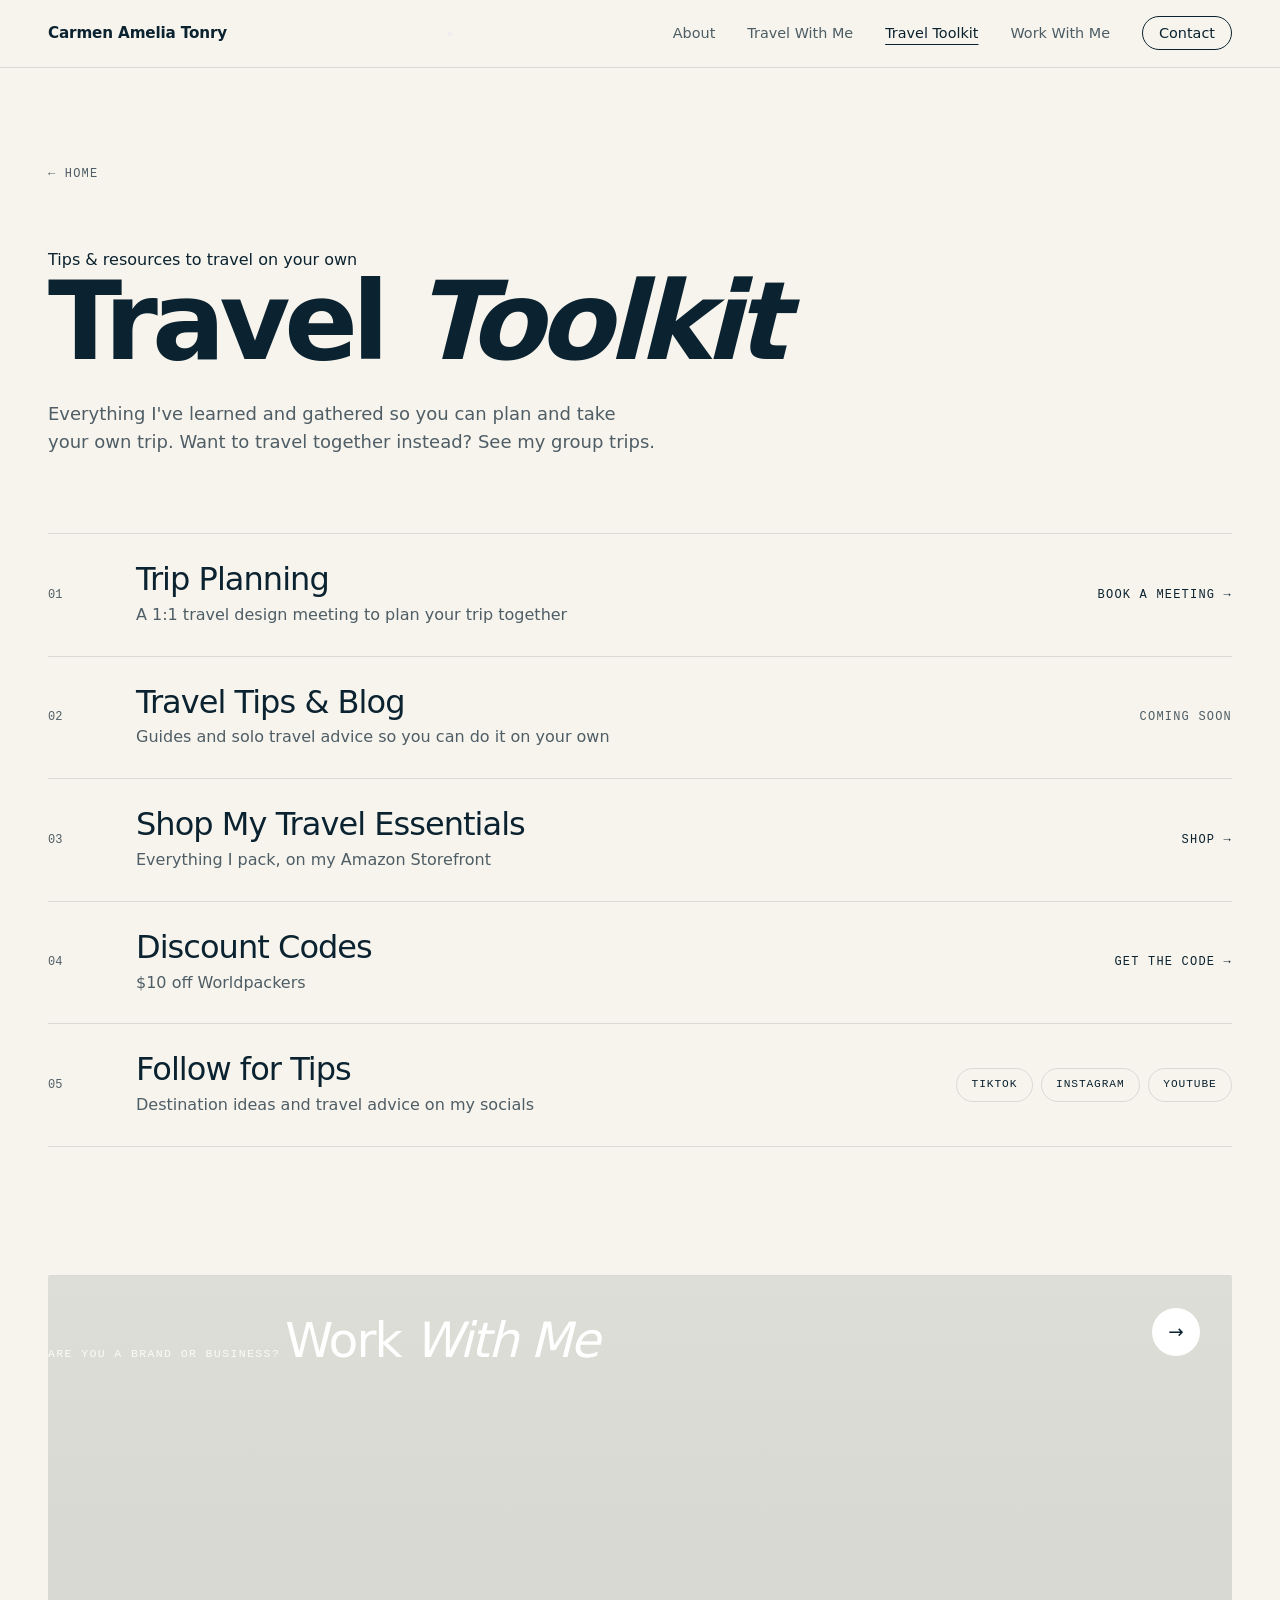
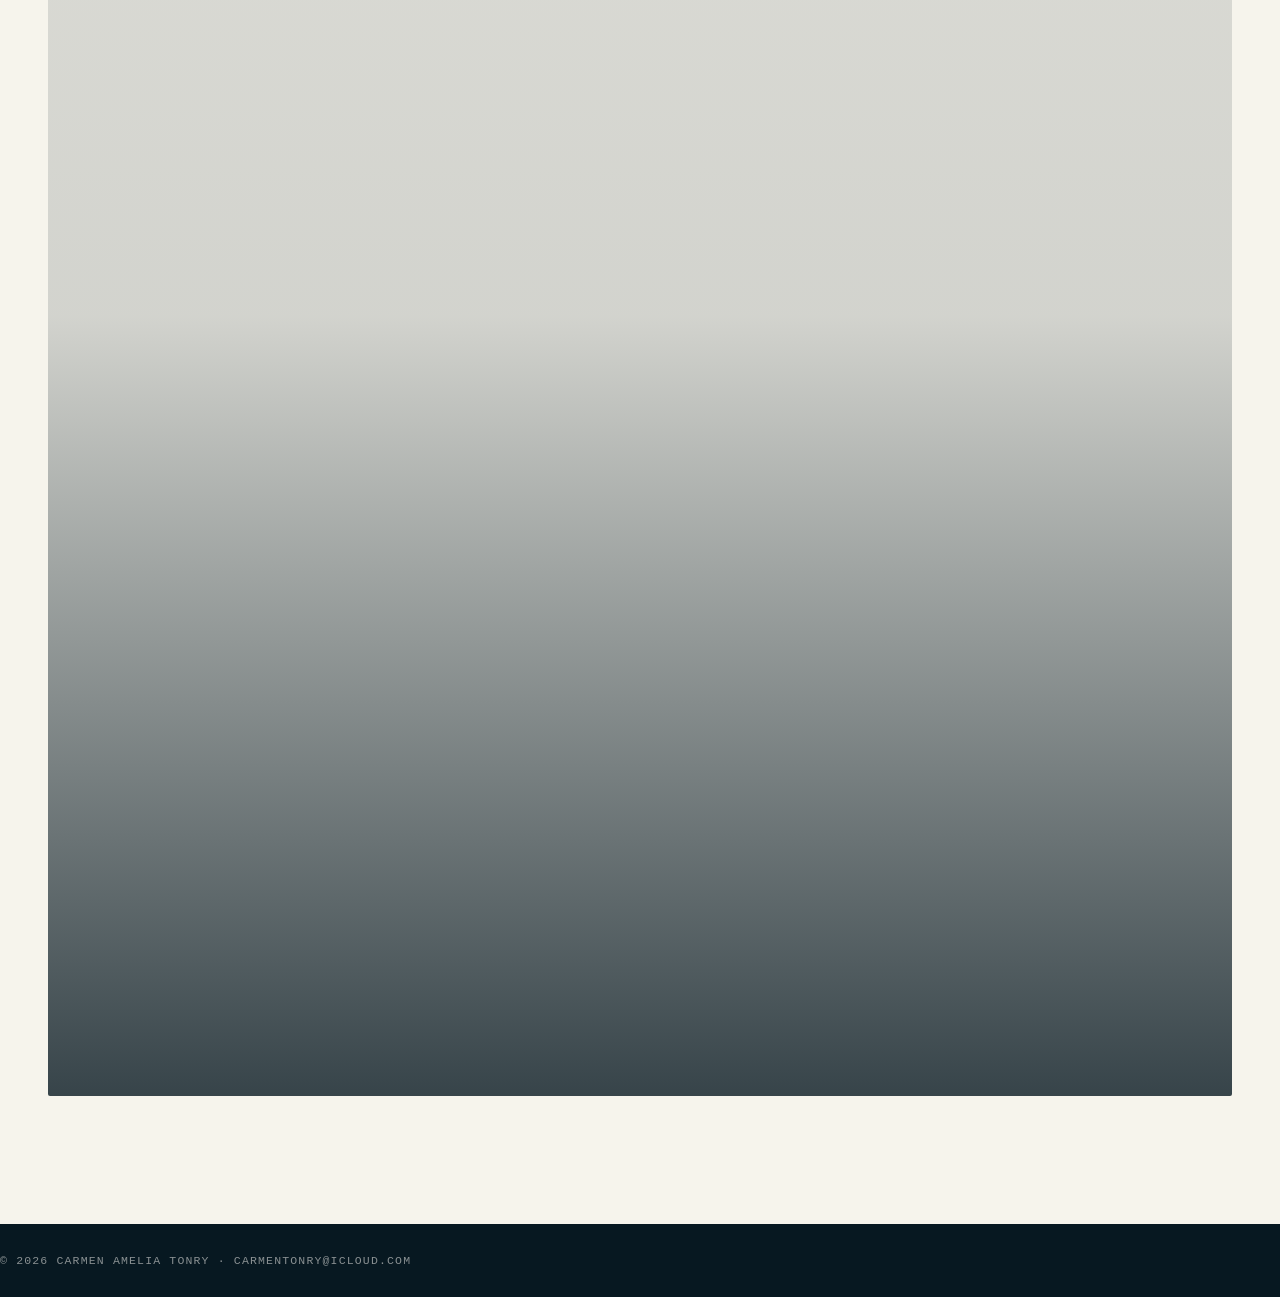
<file: toolkit.html>
<!DOCTYPE html>
<html lang="en">
<head>
  <meta charset="UTF-8">
  <meta name="viewport" content="width=device-width, initial-scale=1.0">
  <title>Travel Toolkit | Carmen Amelia Tonry</title>
  <meta name="description" content="Trip planning, travel tips, packing essentials, and discount codes from Carmen Amelia Tonry (@carmenscamera).">
  <link rel="preconnect" href="https://fonts.googleapis.com">
  <link rel="preconnect" href="https://fonts.gstatic.com" crossorigin>
  <link href="https://fonts.googleapis.com/css2?family=Instrument+Serif:ital@0;1&family=Instrument+Sans:wght@400;500;600&family=DM+Mono:wght@400;500&family=Caveat:wght@600&display=swap" rel="stylesheet">
  <link rel="stylesheet" href="styles.css?v=6">
</head>
<body>

  <nav class="nav">
    <a class="nav-logo" href="./">Carmen Amelia Tonry</a>
    <button class="nav-toggle" aria-label="Open menu" aria-expanded="false">
      <span></span><span></span>
    </button>
    <ul class="nav-links">
      <li><a href="./#about">About</a></li>
      <li><a href="./#travel-with-me">Travel With Me</a></li>
      <li><a href="toolkit.html" aria-current="page">Travel Toolkit</a></li>
      <li><a href="work.html">Work With Me</a></li>
      <li><a href="./#contact" class="nav-cta">Contact</a></li>
    </ul>
  </nav>

  <header class="page-hero">
    <div class="sun sun-small" aria-hidden="true"></div>
    <div class="wrap">
      <a class="back" href="./">← Home</a>
      <p class="label">Tips &amp; resources to travel on your own</p>
      <h1>Travel <em>Toolkit</em></h1>
      <p class="lead">Everything I've learned and gathered so you can plan and take your own trip. Want to travel together instead? <a class="inline-link" href="./#travel-with-me">See my group trips.</a></p>
    </div>
  </header>

  <section class="section">
    <div class="wrap rows">
      <a class="row reveal" href="https://linktr.ee/carmenscamera" target="_blank" rel="noopener">
        <span class="row-num">01</span>
        <span class="row-body">
          <span class="row-title">Trip Planning</span>
          <span class="row-desc">A 1:1 travel design meeting to plan your trip together</span>
        </span>
        <span class="row-cta">Book a meeting →</span>
      </a>
      <div class="row reveal">
        <span class="row-num">02</span>
        <span class="row-body">
          <span class="row-title">Travel Tips &amp; Blog</span>
          <span class="row-desc">Guides and solo travel advice so you can do it on your own</span>
        </span>
        <span class="row-cta muted">Coming soon</span>
      </div>
      <a class="row reveal" href="https://www.amazon.com/shop/carmenscamera" target="_blank" rel="noopener">
        <span class="row-num">03</span>
        <span class="row-body">
          <span class="row-title">Shop My Travel Essentials</span>
          <span class="row-desc">Everything I pack, on my Amazon Storefront</span>
        </span>
        <span class="row-cta">Shop →</span>
      </a>
      <a class="row reveal" href="https://linktr.ee/carmenscamera" target="_blank" rel="noopener">
        <span class="row-num">04</span>
        <span class="row-body">
          <span class="row-title">Discount Codes</span>
          <span class="row-desc">$10 off Worldpackers</span>
        </span>
        <span class="row-cta">Get the code →</span>
      </a>
      <div class="row reveal">
        <span class="row-num">05</span>
        <span class="row-body">
          <span class="row-title">Follow for Tips</span>
          <span class="row-desc">Destination ideas and travel advice on my socials</span>
        </span>
        <span class="row-links">
          <a href="https://www.tiktok.com/@carmenscamera" target="_blank" rel="noopener">TikTok</a>
          <a href="https://www.instagram.com/carmenscameraaa" target="_blank" rel="noopener">Instagram</a>
          <a href="https://www.youtube.com/@carmenscameraa" target="_blank" rel="noopener">YouTube</a>
        </span>
      </div>
    </div>
  </section>

  <section class="section next-section">
    <div class="wrap">
      <a class="path path-dark next reveal" href="work.html">
        <span class="tape tape-top"></span>
        <span class="path-for">Are you a brand or business?</span>
        <span class="path-title">Work <em>With Me</em></span>
        <span class="path-arrow">→</span>
      </a>
    </div>
  </section>

  <footer class="footer">
    <p>© 2026 Carmen Amelia Tonry · <a href="mailto:carmentonry@icloud.com">carmentonry@icloud.com</a></p>
  </footer>

  <script src="script.js?v=6"></script>
</body>
</html>
</file>
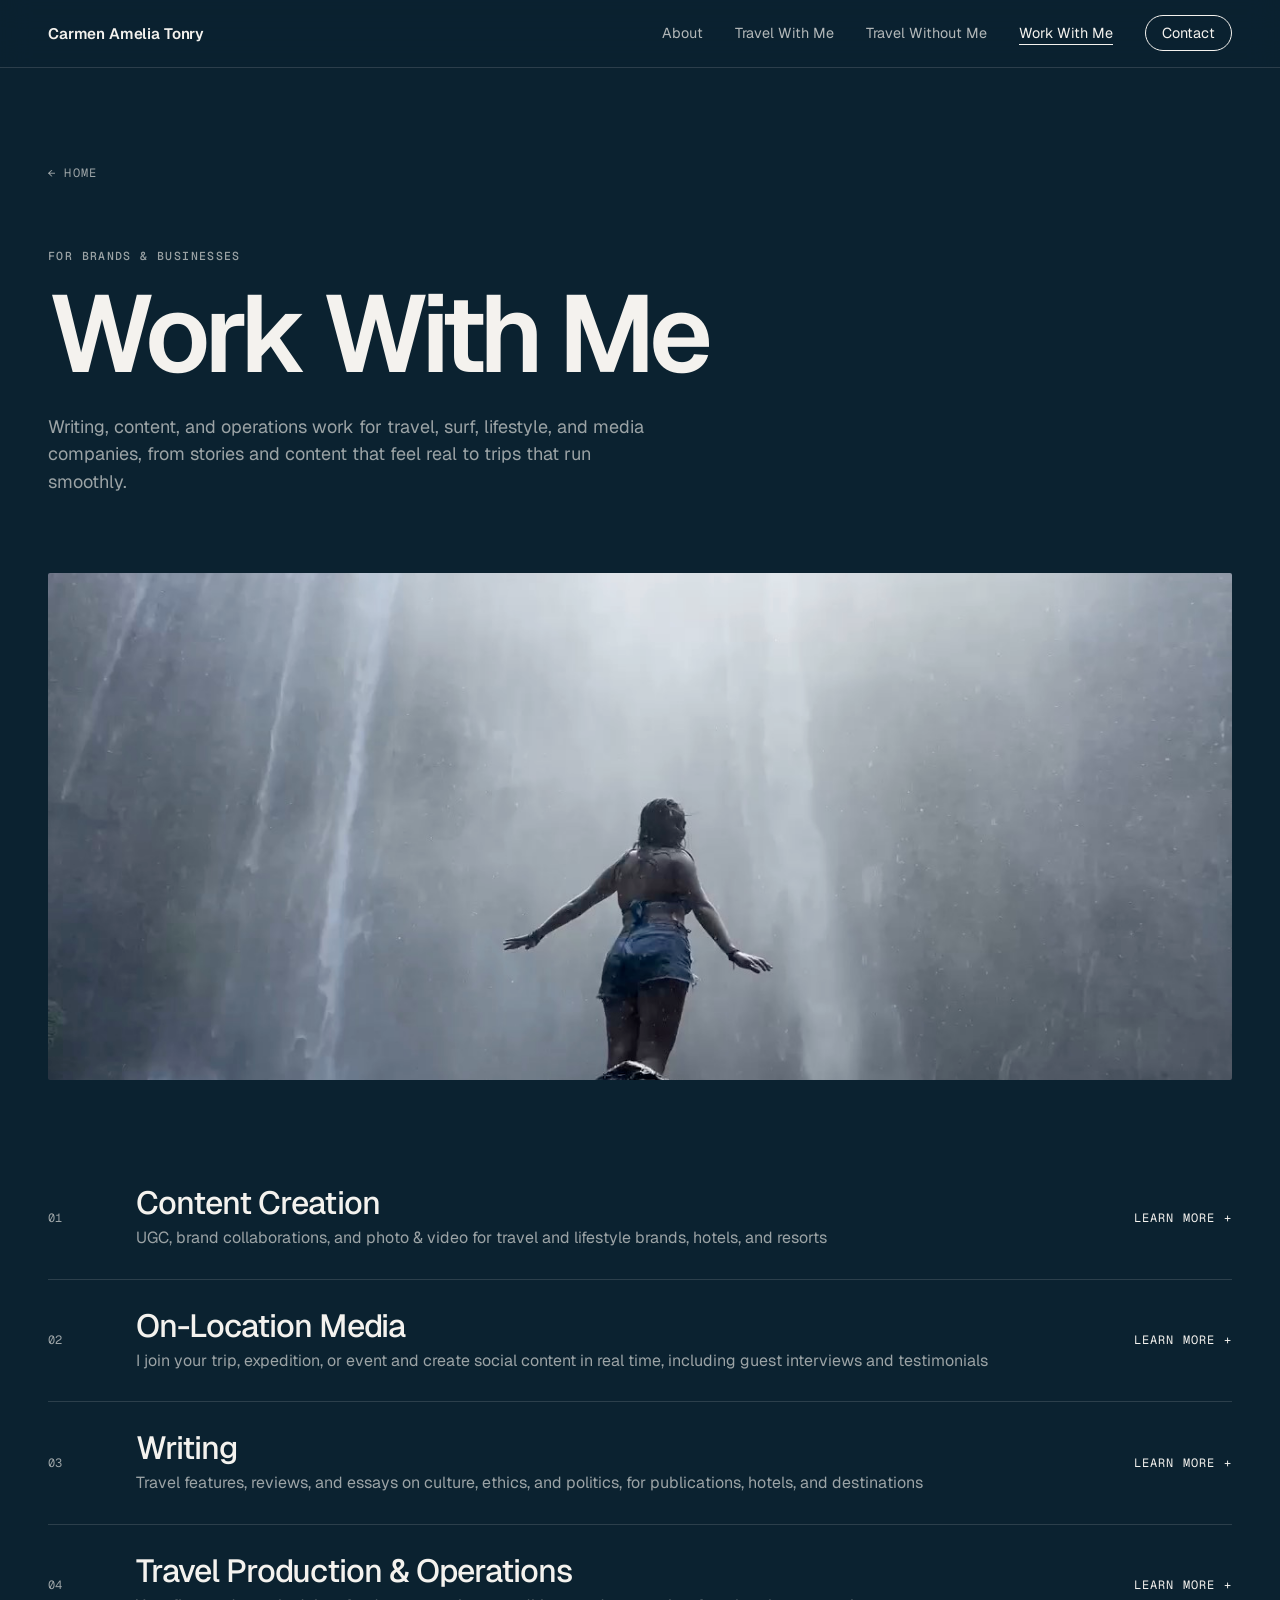
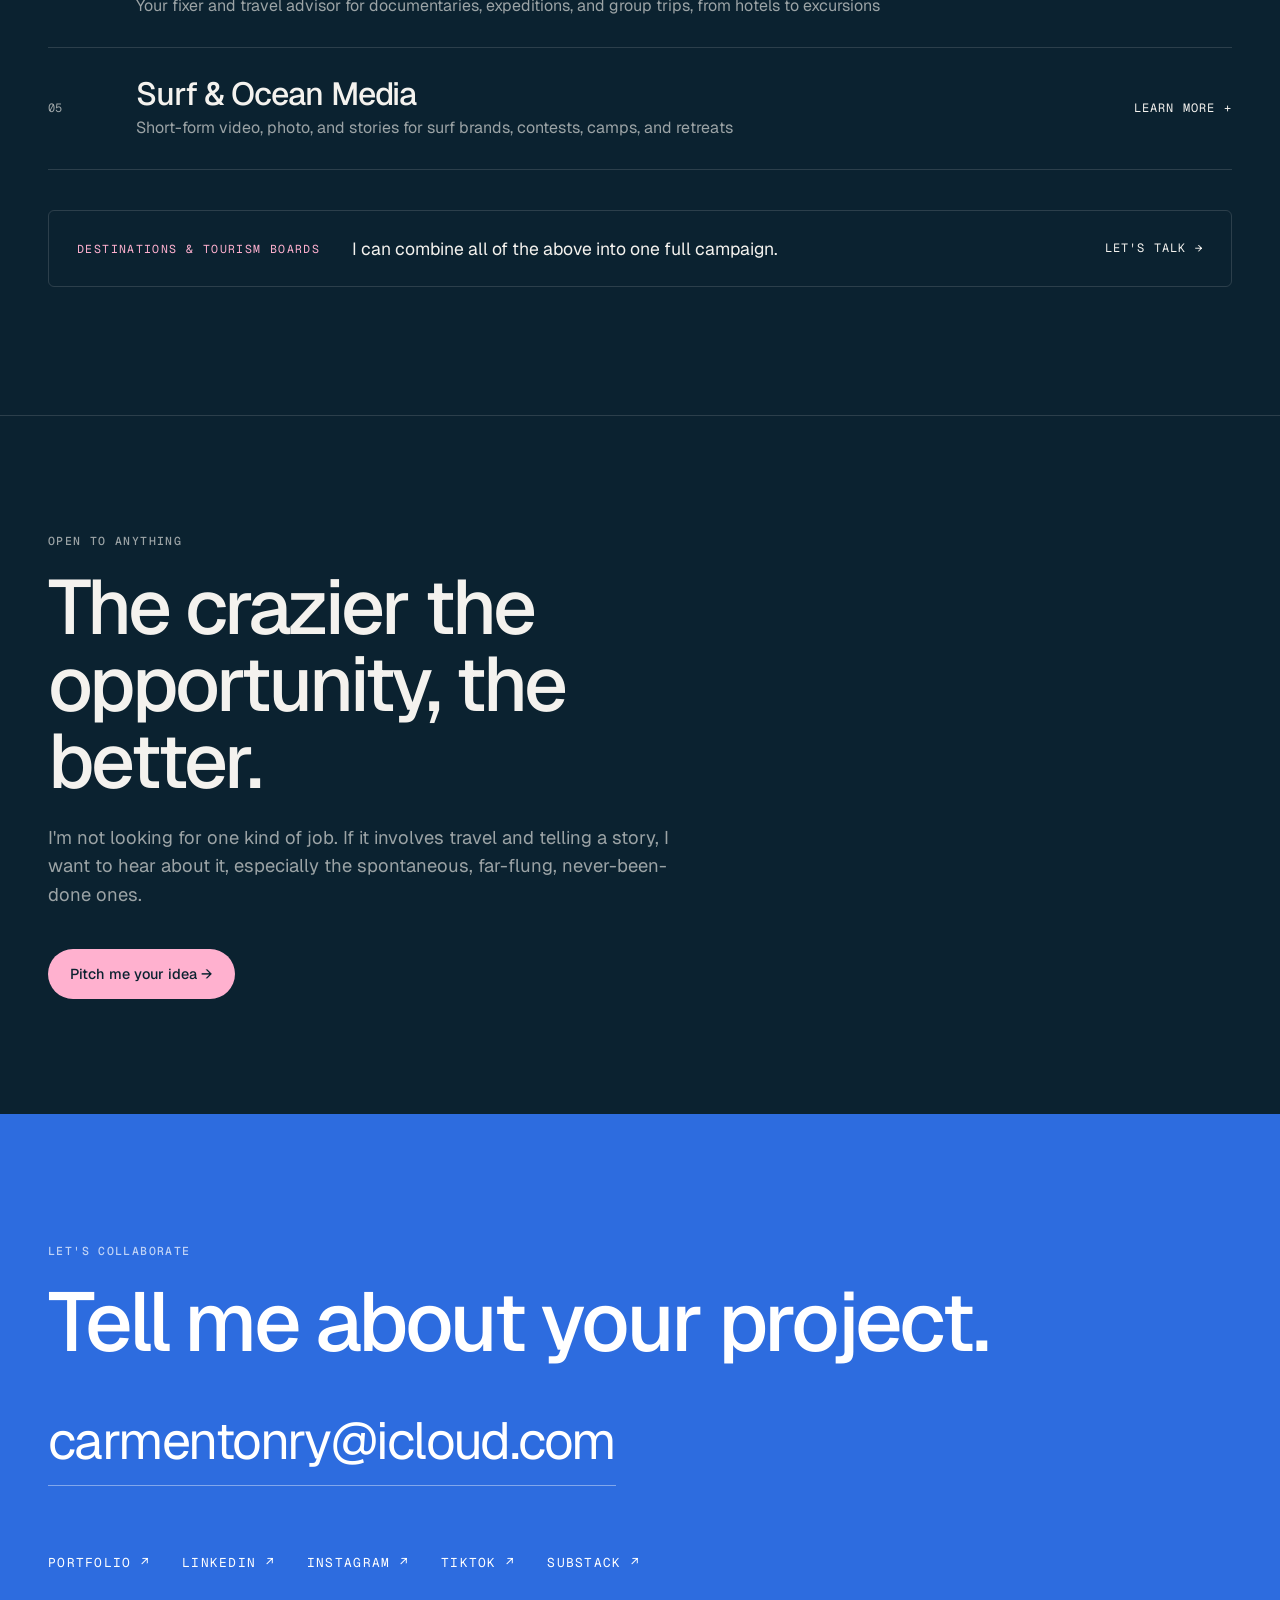
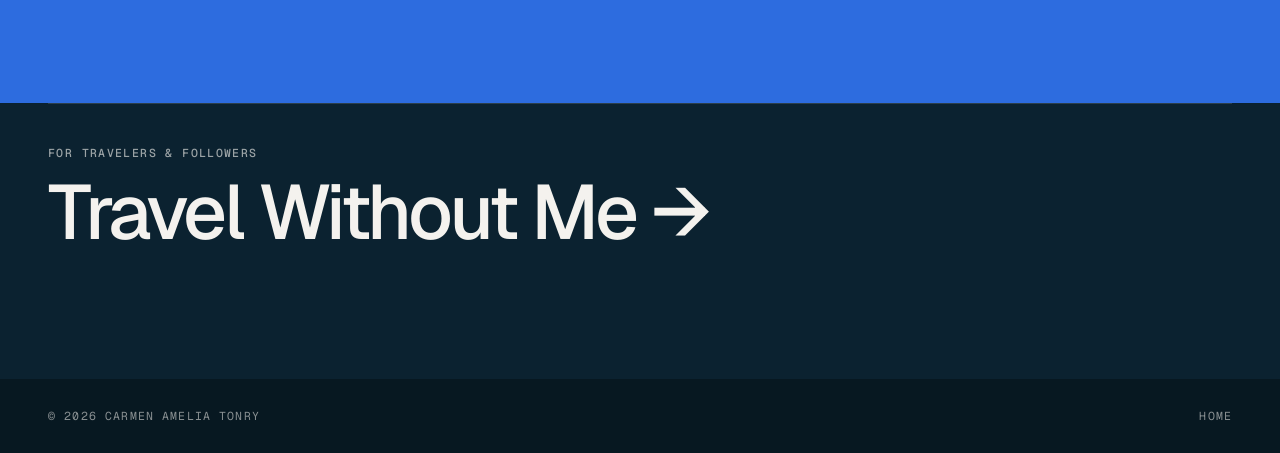
<file: work.html>
<!DOCTYPE html>
<html lang="en">
<head>
  <meta charset="UTF-8">
  <meta name="viewport" content="width=device-width, initial-scale=1.0">
  <title>Work With Me | Carmen Amelia Tonry</title>
  <meta name="description" content="Hire Carmen Amelia Tonry for content creation, on-location media, travel writing, and travel production and operations.">
  <link rel="preconnect" href="https://fonts.googleapis.com">
  <link rel="preconnect" href="https://fonts.gstatic.com" crossorigin>
  <link href="https://fonts.googleapis.com/css2?family=Geist:wght@300..700&family=Geist+Mono:wght@400;500&display=swap" rel="stylesheet">
  <link rel="stylesheet" href="styles.css?v=46">
</head>
<body class="dark">

  <nav class="nav">
    <a class="nav-logo" href="./">Carmen Amelia Tonry</a>
    <ul class="nav-links">
      <li><a href="./#about">About</a></li>
      <li><a href="./#travel-with-me">Travel With Me</a></li>
      <li><a href="planning.html">Travel Without Me</a></li>
      <li><a href="work.html" aria-current="page">Work With Me</a></li>
      <li><a href="#contact" class="nav-cta">Contact</a></li>
    </ul>
  </nav>

  <header class="page-hero">
    <div class="wrap">
      <a class="back" href="./">← Home</a>
      <p class="eyebrow">For brands &amp; businesses</p>
      <h1>Work With Me</h1>
      <p class="lead">Writing, content, and operations work for travel, surf, lifestyle, and media companies, from stories and content that feel real to trips that run smoothly.</p>
    </div>
    <div class="page-media">
      <video src="media/waterfall-wide.mp4" poster="media/waterfall-wide-poster.jpg" autoplay muted loop playsinline aria-label="Carmen standing beneath a misty waterfall"></video>
    </div>
  </header>

  <section class="section">
    <div class="wrap rows">
      <details class="row-group reveal">
        <summary class="row">
          <span class="row-num">01</span>
          <span class="row-body">
            <span class="row-title">Content Creation</span>
            <span class="row-desc">UGC, brand collaborations, and photo &amp; video for travel and lifestyle brands, hotels, and resorts</span>
          </span>
          <span class="row-cta"><span class="when-closed">Learn more +</span><span class="when-open">Close −</span></span>
        </summary>
        <div class="detail">
          <ul class="detail-list">
            <li><strong>UGC:</strong> content made for your brand to post on your own channels</li>
            <li><strong>Brand collaborations:</strong> sponsored posts shared with my 65K+ TikTok followers</li>
            <li><strong>Photo &amp; video:</strong> shoots of your stays, tours, and experiences</li>
          </ul>
          <p class="detail-label">For example</p>
          <ul class="detail-examples"><li>Reels and TikToks for a boutique hotel</li><li>A sponsored post about your tour</li><li>A photo shoot of your new resort</li></ul>
          <div class="detail-actions"><a class="detail-btn primary" href="https://carmenscamera.my.canva.site" target="_blank" rel="noopener">UGC portfolio ↗</a><a class="detail-btn" href="mailto:carmentonry@icloud.com">Email me →</a></div>
        </div>
      </details>
      <details class="row-group reveal">
        <summary class="row">
          <span class="row-num">02</span>
          <span class="row-body">
            <span class="row-title">On-Location Media</span>
            <span class="row-desc">I join your trip, expedition, or event and create social content in real time, including guest interviews and testimonials</span>
          </span>
          <span class="row-cta"><span class="when-closed">Learn more +</span><span class="when-open">Close −</span></span>
        </summary>
        <div class="detail">
          <p>Wherever it's happening, I'll be there filming, posting, and interviewing, no matter how remote, long, or wild the setting.</p>
          <p class="detail-label">For example</p>
          <ul class="detail-examples"><li>Running social on a multi-day boat tour</li><li>Documenting an athlete on a big climb</li><li>Guest testimonials at a resort</li></ul>
          <div class="detail-actions"><a class="detail-btn primary" href="mailto:carmentonry@icloud.com">Email me →</a></div>
        </div>
      </details>
      <details class="row-group reveal">
        <summary class="row">
          <span class="row-num">03</span>
          <span class="row-body">
            <span class="row-title">Writing</span>
            <span class="row-desc">Travel features, reviews, and essays on culture, ethics, and politics, for publications, hotels, and destinations</span>
          </span>
          <span class="row-cta"><span class="when-closed">Learn more +</span><span class="when-open">Close −</span></span>
        </summary>
        <div class="detail">
          <p>I'm a journalism student who writes about more than where to stay. Send me to a new destination, hotel, or experience, and I'll try it for myself and write about it honestly. I also write essays on the bigger questions travel raises, like culture, ethics, and politics.</p>
          <p class="detail-label">For example</p>
          <ul class="detail-examples"><li>A review after a hosted stay at your hotel</li><li>A feature on a new destination for your publication</li><li>An essay on travel, culture, or politics</li><li>Destination guides and website copy</li></ul>
          <div class="detail-actions"><a class="detail-btn primary" href="mailto:carmentonry@icloud.com">Email me →</a><a class="detail-btn" href="https://carmentonry.substack.com" target="_blank" rel="noopener">Read my writing ↗</a></div>
        </div>
      </details>
      <details class="row-group reveal">
        <summary class="row">
          <span class="row-num">04</span>
          <span class="row-body">
            <span class="row-title">Travel Production &amp; Operations</span>
            <span class="row-desc">Your fixer and travel advisor for documentaries, expeditions, and group trips, from hotels to excursions</span>
          </span>
          <span class="row-cta"><span class="when-closed">Learn more +</span><span class="when-open">Close −</span></span>
        </summary>
        <div class="detail">
          <p>I make the trip happen: finding the hotels, drivers, guides, excursions, and restaurants, and advising on the best way to do it all.</p>
          <p class="detail-label">For example</p>
          <ul class="detail-examples"><li>Logistics for a film crew abroad</li><li>Where a research team sleeps and eats in the field</li><li>A weekend trip for a group of students</li></ul>
          <div class="detail-actions"><a class="detail-btn primary" href="mailto:carmentonry@icloud.com">Email me →</a><a class="detail-btn" href="https://www.linkedin.com/in/carmen-amelia-tonry-478890346/" target="_blank" rel="noopener">LinkedIn ↗</a></div>
        </div>
      </details>
      <details class="row-group reveal">
        <summary class="row">
          <span class="row-num">05</span>
          <span class="row-body">
            <span class="row-title">Surf &amp; Ocean Media</span>
            <span class="row-desc">Short-form video, photo, and stories for surf brands, contests, camps, and retreats</span>
          </span>
          <span class="row-cta"><span class="when-closed">Learn more +</span><span class="when-open">Close −</span></span>
        </summary>
        <div class="detail">
          <p>I've made content with surf camps and surf &amp; yoga retreats, and I'm hosting a girls surf &amp; yoga trip in Costa Rica. I'd love to bring that energy to surf media, from the beach to the edit.</p>
          <p class="detail-label">For example</p>
          <ul class="detail-examples"><li>Social coverage and athlete interviews at a surf contest</li><li>Reels and TikToks for a surf brand or surf camp</li><li>A feature on a surf town and the people who make it</li></ul>
          <div class="detail-actions"><a class="detail-btn primary" href="https://carmenscamera.my.canva.site" target="_blank" rel="noopener">Portfolio ↗</a><a class="detail-btn" href="mailto:carmentonry@icloud.com">Email me →</a></div>
        </div>
      </details>
      <a class="campaign reveal" href="#contact">
        <span class="campaign-label">Destinations &amp; tourism boards</span>
        <span class="campaign-text">I can combine all of the above into one full campaign.</span>
        <span class="row-cta">Let's talk →</span>
      </a>
    </div>
  </section>

  <section class="open-call">
    <div class="wrap">
      <p class="eyebrow">Open to anything</p>
      <h2>The crazier the opportunity, the better.</h2>
      <p class="open-lead">I'm not looking for one kind of job. If it involves travel and telling a story, I want to hear about it, especially the spontaneous, far-flung, never-been-done ones.</p>
      <a class="btn open-btn" href="mailto:carmentonry@icloud.com">Pitch me your idea →</a>
    </div>
  </section>

  <section id="contact" class="contact">
    <div class="wrap">
      <p class="eyebrow">Let's collaborate</p>
      <h2>Tell me about your project.</h2>
      <a class="email" href="mailto:carmentonry@icloud.com">carmentonry@icloud.com</a>
      <ul class="socials">
        <li><a href="https://carmenscamera.my.canva.site" target="_blank" rel="noopener">Portfolio ↗</a></li>
        <li><a href="https://www.linkedin.com/in/carmen-amelia-tonry-478890346/" target="_blank" rel="noopener">LinkedIn ↗</a></li>
        <li><a href="https://www.instagram.com/carmenscameraaa" target="_blank" rel="noopener">Instagram ↗</a></li>
        <li><a href="https://www.tiktok.com/@carmenscamera" target="_blank" rel="noopener">TikTok ↗</a></li>
        <li><a href="https://carmentonry.substack.com" target="_blank" rel="noopener">Substack ↗</a></li>
      </ul>
    </div>
  </section>

  <section class="section next-section">
    <div class="wrap">
      <a class="next" href="planning.html">
        <span class="eyebrow">For travelers &amp; followers</span>
        <span class="next-title">Travel Without Me <span aria-hidden="true">→</span></span>
      </a>
    </div>
  </section>

  <footer class="footer">
    <div class="wrap footer-inner">
      <span>© 2026 Carmen Amelia Tonry</span>
      <a href="./">Home</a>
    </div>
  </footer>

  <script src="script.js?v=28"></script>
</body>
</html>
</file>
<file: styles.css>
:root {
  --bg: #f6f4ec;
  --night: #0b2230;
  --ink: #0b2230;
  --ink-2: #4f5d66;
  --line: rgba(11, 34, 48, 0.12);
  --accent: #e0679a;
  --link: #0f4c5c;
  --about-bg: #fffcf0;
  --warm: #60a8a0;
  --trip-bg: var(--warm);
  --trip-ink: #0b2230;
  --trip-ink-2: rgba(11, 34, 48, 0.7);
  --ig-bg: #fffef8;
  --paths-bg: #0e4466;
  --contact-bg: #2d6cdf;
  --footer-bg: #071821;
  --shade: 7, 24, 33;
  --gutter: clamp(1.25rem, 4vw, 3rem);
  --ease: cubic-bezier(0.2, 0.7, 0.2, 1);
}

body.dark,
.paths-section,
.contact,
.footer {
  --accent: #ffb1cf;
}

body.dark {
  --bg: var(--night);
  --ink: #f4f2ee;
  --ink-2: rgba(244, 242, 238, 0.62);
  --line: rgba(244, 242, 238, 0.14);
}

* {
  box-sizing: border-box;
  margin: 0;
  padding: 0;
}

html {
  scroll-behavior: smooth;
  scroll-padding-top: 4.5rem;
}

body {
  font-family: 'Geist', system-ui, sans-serif;
  font-size: 1rem;
  line-height: 1.55;
  background: var(--bg);
  color: var(--ink);
  -webkit-font-smoothing: antialiased;
}

a {
  color: inherit;
  text-decoration: none;
}

img,
video {
  display: block;
  width: 100%;
  height: 100%;
  object-fit: cover;
}

h1, h2, h3 {
  font-weight: 500;
  line-height: 1;
  letter-spacing: -0.04em;
}

h2 {
  font-size: clamp(2.25rem, 5vw, 4rem);
}

.wrap {
  max-width: 1280px;
  margin: 0 auto;
  padding-inline: var(--gutter);
}

.eyebrow {
  display: block;
  margin-bottom: 1.25rem;
  font-family: 'Geist Mono', monospace;
  font-size: 0.72rem;
  font-weight: 500;
  text-transform: uppercase;
  letter-spacing: 0.12em;
  color: var(--ink-2);
}

.text-link {
  text-decoration: underline;
  text-decoration-color: var(--accent);
  text-decoration-thickness: 1px;
  text-underline-offset: 4px;
  transition: color 0.2s ease;
}

.text-link:hover {
  color: var(--accent);
}

.section {
  padding-block: clamp(5rem, 10vw, 9rem);
}

/* ---------- nav ---------- */

.nav {
  position: fixed;
  inset: 0 0 auto;
  z-index: 20;
  display: flex;
  align-items: center;
  justify-content: space-between;
  height: 4.25rem;
  padding-inline: var(--gutter);
  background: color-mix(in srgb, var(--bg) 88%, transparent);
  backdrop-filter: blur(14px);
  -webkit-backdrop-filter: blur(14px);
  border-bottom: 1px solid var(--line);
  color: var(--ink);
  transition: background 0.3s ease, color 0.3s ease, border-color 0.3s ease;
}

.home .nav:not(.scrolled) {
  background: transparent;
  backdrop-filter: none;
  -webkit-backdrop-filter: none;
  border-color: transparent;
  color: #fff;
}

.nav-logo {
  font-size: 0.95rem;
  font-weight: 600;
  letter-spacing: -0.01em;
}

.nav-links {
  list-style: none;
  display: flex;
  align-items: center;
  gap: 2rem;
}

.nav-links a {
  font-size: 0.9rem;
  opacity: 0.72;
  transition: opacity 0.2s ease;
}

.nav-links a:hover,
.nav-links a[aria-current="page"] {
  opacity: 1;
}

.nav-links a[aria-current="page"] {
  text-decoration: underline;
  text-decoration-thickness: 1px;
  text-underline-offset: 6px;
}

.nav-links .nav-cta {
  opacity: 1;
  padding: 0.5rem 1rem;
  border: 1px solid currentColor;
  border-radius: 999px;
  transition: background 0.2s ease, border-color 0.2s ease, color 0.2s ease;
}

.nav-links .nav-cta:hover {
  background: var(--accent);
  border-color: var(--accent);
  color: var(--night);
}


/* ---------- hero ---------- */

.hero {
  position: relative;
  display: flex;
  align-items: flex-end;
  height: 100vh;
  height: 100svh;
  min-height: 560px;
  overflow: hidden;
  color: #fff;
  background: var(--night);
}

.hero-video {
  position: absolute;
  inset: 0;
}

.hero::after {
  content: '';
  position: absolute;
  inset: 0;
  background: linear-gradient(180deg, rgba(var(--shade), 0.35) 0%, rgba(var(--shade), 0) 30%, rgba(var(--shade), 0.6) 100%);
}

.hero-content {
  position: relative;
  z-index: 1;
  width: 100%;
  max-width: 1280px;
  margin: 0 auto;
  padding: 0 var(--gutter) clamp(2.5rem, 7vw, 5rem);
}

.hero-name {
  font-size: clamp(3.25rem, 10.5vw, 10.5rem);
  font-weight: 600;
  line-height: 0.9;
  letter-spacing: -0.055em;
  animation: fade-up 1.1s var(--ease) both;
}

.hero-tag {
  margin-top: clamp(1.25rem, 2.5vw, 2rem);
  font-family: 'Geist Mono', monospace;
  font-size: clamp(0.8rem, 1.2vw, 0.95rem);
  text-transform: uppercase;
  letter-spacing: 0.28em;
  animation: fade-up 1.1s 0.2s var(--ease) both;
}

.hero-tag span {
  color: var(--warm);
}

@keyframes fade-up {
  from { opacity: 0; transform: translateY(24px); }
}

/* ---------- about ---------- */

.home #about {
  background: var(--about-bg);
}

.about {
  display: grid;
  grid-template-columns: 4fr 6fr;
  gap: clamp(2.5rem, 7vw, 7rem);
  align-items: center;
}

.about-media {
  aspect-ratio: 4 / 5;
  overflow: hidden;
  border-radius: 2px;
}

.about-text p:not(.eyebrow) {
  max-width: 34rem;
  font-size: 1.125rem;
  color: var(--ink-2);
}

.about-text .eyebrow + p {
  text-wrap: balance;
  font-size: clamp(1.45rem, 2.4vw, 2rem);
  font-weight: 500;
  line-height: 1.25;
  letter-spacing: -0.025em;
  color: var(--ink);
}

.about-text p + p {
  margin-top: 1.5rem;
}

/* ---------- worked with ---------- */

.logos {
  padding-bottom: clamp(3rem, 6vw, 4.5rem);
  background: var(--about-bg);
  text-align: center;
}

.logos .eyebrow {
  margin-bottom: 1.75rem;
}

.logo-marquee {
  overflow: hidden;
  -webkit-mask-image: linear-gradient(90deg, transparent, #000 5%, #000 95%, transparent);
  mask-image: linear-gradient(90deg, transparent, #000 5%, #000 95%, transparent);
}

.logo-track {
  display: flex;
  width: max-content;
  animation: logos 60s linear infinite;
  will-change: transform;
  backface-visibility: hidden;
}

.logo-set {
  display: flex;
  flex-shrink: 0;
  align-items: center;
  gap: clamp(3rem, 6vw, 5.5rem);
  padding-right: clamp(3rem, 6vw, 5.5rem);
}

.logo-set img {
  flex-shrink: 0;
  width: auto;
  height: clamp(48px, 5.5vw, 68px);
  opacity: 0.55;
  transition: opacity 0.2s ease;
}

.logo-set img:hover {
  opacity: 0.9;
}

.logo-set img.wordmark {
  height: clamp(20px, 2.4vw, 28px);
}

.logo-set img.wordmark.wide {
  height: clamp(26px, 3.2vw, 38px);
}

@keyframes logos {
  to { transform: translateX(-50%); }
}

/* ---------- travel with me ---------- */

.trip {
  background: var(--trip-bg);
  color: var(--trip-ink);
}

.trip-inner {
  display: grid;
  grid-template-columns: 12rem 1fr auto;
  align-items: center;
  gap: 2rem;
  padding-block: 2rem;
}

.trip .eyebrow {
  margin: 0;
  color: var(--trip-ink-2);
}

.trip h3 {
  font-size: clamp(1.35rem, 2.4vw, 1.9rem);
  letter-spacing: -0.03em;
}

.trip-main p {
  margin-top: 0.4rem;
  font-family: 'Geist Mono', monospace;
  font-size: 0.75rem;
  text-transform: uppercase;
  letter-spacing: 0.1em;
  color: var(--trip-ink-2);
}

.trip-main .trip-note {
  max-width: 36rem;
  margin-top: 0.75rem;
  font-family: inherit;
  font-size: 0.95rem;
  text-transform: none;
  letter-spacing: 0;
  line-height: 1.5;
}

.trip-actions {
  display: flex;
  flex-direction: column;
  align-items: stretch;
  gap: 0.6rem;
}

.trip-actions .btn {
  justify-content: center;
}

.btn.btn-outline {
  background: transparent;
  color: var(--night);
  box-shadow: inset 0 0 0 1px var(--night);
}

.btn.btn-outline:hover {
  background: var(--night);
  color: #fff;
}

.btn {
  display: inline-flex;
  align-items: center;
  gap: 0.5rem;
  padding: 0.85rem 1.4rem;
  border-radius: 999px;
  background: var(--night);
  color: #fff;
  font-size: 0.9rem;
  font-weight: 500;
  white-space: nowrap;
  transition: background 0.2s ease, color 0.2s ease;
}

.btn:hover {
  background: #fff;
  color: var(--night);
}

/* ---------- instagram ---------- */

.ig {
  padding-block: clamp(3.5rem, 7vw, 5.5rem);
  background: var(--ig-bg);
}

.ig-head {
  display: flex;
  flex-wrap: wrap;
  align-items: flex-end;
  justify-content: space-between;
  gap: 1rem 2rem;
  margin-bottom: clamp(1.5rem, 3vw, 2.25rem);
}

.ig-head .eyebrow {
  margin-bottom: 0;
}

.ig-follow {
  font-family: 'Geist Mono', monospace;
  font-size: 0.75rem;
  text-transform: uppercase;
  letter-spacing: 0.1em;
  color: var(--link);
  transition: color 0.2s ease;
}

.ig-follow:hover {
  color: var(--accent);
}

.ig-grid {
  display: grid;
  grid-template-columns: repeat(6, 1fr);
  gap: 8px;
}

.ig-post {
  position: relative;
  aspect-ratio: 1;
  overflow: hidden;
  border-radius: 2px;
  background: rgba(11, 34, 48, 0.08);
}

.ig-post img,
.ig-post video {
  transition: transform 0.6s var(--ease), opacity 0.3s ease;
}

.ig-post:hover img,
.ig-post:hover video {
  transform: scale(1.05);
  opacity: 0.85;
}

.ig-post.is-video::after {
  content: '▶';
  position: absolute;
  top: 0.5rem;
  right: 0.55rem;
  font-size: 0.7rem;
  color: #fff;
  text-shadow: 0 1px 4px rgba(0, 0, 0, 0.5);
}

/* ---------- path cards ---------- */

.paths-section {
  --ink: #f4f2ee;
  --ink-2: rgba(244, 242, 238, 0.62);
  background: var(--paths-bg);
  color: var(--ink);
}

.paths-heading {
  margin-bottom: 1.5rem;
  font-size: clamp(1.1rem, 1.6vw, 1.35rem);
  letter-spacing: -0.015em;
  color: var(--ink-2);
}

.paths {
  display: grid;
  grid-template-columns: 1fr 1fr;
  gap: 1rem;
}

.path {
  position: relative;
  display: block;
  aspect-ratio: 5 / 6;
  overflow: hidden;
  border-radius: 2px;
  color: #fff;
  isolation: isolate;
}

.path-img {
  position: absolute;
  inset: 0;
  z-index: -2;
  transition: transform 1s var(--ease);
}

.path::after {
  content: '';
  position: absolute;
  inset: 0;
  z-index: -1;
  background: linear-gradient(0deg, rgba(var(--shade), 0.8) 0%, rgba(var(--shade), 0.15) 55%, rgba(var(--shade), 0.1) 100%);
}

.path:hover .path-img {
  transform: scale(1.04);
}

.path-body {
  position: absolute;
  inset: auto 0 0;
  display: flex;
  flex-direction: column;
  gap: 0.75rem;
  padding: clamp(1.5rem, 3vw, 2.5rem);
}

.path-for {
  font-family: 'Geist Mono', monospace;
  font-size: 0.72rem;
  text-transform: uppercase;
  letter-spacing: 0.12em;
  opacity: 0.85;
}

.path-title {
  font-size: clamp(2rem, 3.8vw, 3.4rem);
  font-weight: 500;
  line-height: 1;
  letter-spacing: -0.04em;
}

.path-arrow {
  position: absolute;
  top: clamp(1.25rem, 2.5vw, 2rem);
  right: clamp(1.25rem, 2.5vw, 2rem);
  display: grid;
  place-items: center;
  width: 3rem;
  height: 3rem;
  border-radius: 50%;
  background: #fff;
  color: var(--night);
  font-size: 1.15rem;
  transition: background 0.25s ease, color 0.25s ease;
}

.path:hover .path-arrow {
  background: var(--accent);
  color: var(--night);
}

/* ---------- contact ---------- */

.contact {
  padding-block: clamp(5rem, 10vw, 9rem);
  background: var(--contact-bg);
  color: #fff;
}

.contact .eyebrow {
  color: rgba(255, 255, 255, 0.7);
}

.contact h2 {
  font-size: clamp(2.5rem, 6.5vw, 5.5rem);
}

.email {
  display: inline-block;
  margin-top: clamp(1.5rem, 3vw, 2.5rem);
  padding-bottom: 0.2rem;
  font-size: clamp(1.4rem, 4.2vw, 3.25rem);
  font-weight: 400;
  letter-spacing: -0.03em;
  border-bottom: 1px solid rgba(255, 255, 255, 0.4);
  transition: border-color 0.2s ease;
}

.email:hover {
  border-color: var(--accent);
}

.socials {
  list-style: none;
  display: flex;
  flex-wrap: wrap;
  gap: 0.75rem 2rem;
  margin-top: clamp(2.5rem, 5vw, 4rem);
}

.socials a {
  font-family: 'Geist Mono', monospace;
  font-size: 0.8rem;
  text-transform: uppercase;
  letter-spacing: 0.1em;
  transition: color 0.2s ease;
}

.socials a:hover {
  color: var(--accent);
}

/* ---------- footer ---------- */

.footer {
  padding-block: 1.75rem;
  background: var(--footer-bg);
  color: rgba(244, 242, 238, 0.55);
  font-family: 'Geist Mono', monospace;
  font-size: 0.72rem;
  text-transform: uppercase;
  letter-spacing: 0.1em;
}

.footer-inner {
  display: flex;
  flex-wrap: wrap;
  justify-content: space-between;
  gap: 0.5rem 2rem;
}

.footer a:hover {
  color: #fff;
}

/* ---------- inner pages ---------- */

.page-hero {
  padding-top: clamp(7.5rem, 14vw, 10rem);
}

.back {
  display: inline-block;
  margin-bottom: clamp(2.5rem, 5vw, 4rem);
  font-family: 'Geist Mono', monospace;
  font-size: 0.75rem;
  text-transform: uppercase;
  letter-spacing: 0.1em;
  color: var(--ink-2);
  transition: color 0.2s ease;
}

.back:hover {
  color: var(--accent);
}

.page-hero h1 {
  max-width: 12ch;
  font-size: clamp(3rem, 8.5vw, 7.5rem);
  font-weight: 600;
  line-height: 0.92;
  letter-spacing: -0.055em;
}

.lead {
  max-width: 38rem;
  margin-top: 1.75rem;
  font-size: 1.125rem;
  color: var(--ink-2);
}

.page-media {
  max-width: 1280px;
  margin: clamp(3rem, 6vw, 5rem) auto 0;
  padding-inline: var(--gutter);
}

.page-media img,
.page-media video {
  aspect-ratio: 21 / 9;
  border-radius: 2px;
}

.page-hero + .section {
  padding-top: clamp(3rem, 6vw, 5rem);
}

/* ---------- rows ---------- */

.rows {
  display: flex;
  flex-direction: column;
}

.row {
  display: grid;
  grid-template-columns: 4rem 1fr auto;
  align-items: center;
  gap: 1.5rem;
  padding-block: 1.75rem;
  border-bottom: 1px solid var(--line);
  transition: padding 0.35s var(--ease);
}

.row:first-child {
  border-top: 1px solid var(--line);
}

a.row:hover {
  padding-left: 0.75rem;
}

.row-num {
  font-family: 'Geist Mono', monospace;
  font-size: 0.75rem;
  color: var(--ink-2);
}

.row-body {
  display: flex;
  flex-direction: column;
  gap: 0.35rem;
}

.row-title {
  font-size: clamp(1.4rem, 2.6vw, 2rem);
  font-weight: 500;
  line-height: 1.1;
  letter-spacing: -0.03em;
  transition: color 0.2s ease;
}

a.row:hover .row-title {
  color: var(--accent);
}

.row-desc {
  color: var(--ink-2);
}

.row-cta {
  font-family: 'Geist Mono', monospace;
  font-size: 0.75rem;
  text-transform: uppercase;
  letter-spacing: 0.1em;
  white-space: nowrap;
}

.row-cta.muted {
  color: var(--ink-2);
}

.row-links {
  display: flex;
  flex-wrap: wrap;
  gap: 0.5rem;
}

.row-links a {
  padding: 0.45rem 0.9rem;
  border: 1px solid var(--line);
  border-radius: 999px;
  font-family: 'Geist Mono', monospace;
  font-size: 0.7rem;
  text-transform: uppercase;
  letter-spacing: 0.08em;
  transition: background 0.2s ease, color 0.2s ease;
}

.row-links a:hover {
  background: var(--ink);
  color: var(--bg);
}

/* ---------- campaign callout ---------- */

.campaign {
  display: grid;
  grid-template-columns: auto 1fr auto;
  align-items: center;
  gap: 1rem 2rem;
  margin-top: 2.5rem;
  padding: 1.5rem 1.75rem;
  border: 1px solid var(--line);
  border-radius: 6px;
  transition: border-color 0.2s ease;
}

.campaign:hover {
  border-color: var(--accent);
}

.campaign-label {
  font-family: 'Geist Mono', monospace;
  font-size: 0.72rem;
  text-transform: uppercase;
  letter-spacing: 0.12em;
  color: var(--accent);
}

.campaign-text {
  font-size: 1.1rem;
}

/* ---------- expandable row (discount codes) ---------- */

.row-group summary {
  cursor: pointer;
  list-style: none;
}

.row-group .row:first-child {
  border-top: 0;
}

.row-group summary::-webkit-details-marker {
  display: none;
}

.row-group summary:hover {
  padding-left: 0.75rem;
}

.row-group summary:hover .row-title {
  color: var(--accent);
}

.row-group .when-open,
.row-group[open] .when-closed {
  display: none;
}

.row-group[open] .when-open {
  display: inline;
}

.codes {
  list-style: none;
  padding: 0.5rem 0 1.5rem 5.5rem;
  border-bottom: 1px solid var(--line);
}

.code {
  display: grid;
  grid-template-columns: 12rem 1fr auto;
  align-items: center;
  gap: 1rem;
  padding: 0.9rem 0;
}

.code + .code {
  border-top: 1px dashed var(--line);
}

.code-brand {
  font-size: 1.1rem;
  font-weight: 500;
}

.code-deal {
  color: var(--ink-2);
}

.code-cta {
  font-family: 'Geist Mono', monospace;
  font-size: 0.72rem;
  text-transform: uppercase;
  letter-spacing: 0.1em;
  white-space: nowrap;
  transition: color 0.2s ease;
}

.code-cta:hover {
  color: var(--accent);
}

/* ---------- booking embed ---------- */

.booking {
  padding: 0 0 2rem 5.5rem;
  border-bottom: 1px solid var(--line);
}

.booking p {
  max-width: 40rem;
  font-size: 1.05rem;
  color: var(--ink-2);
}

.booking-embed {
  min-height: 520px;
  margin: 1.25rem 0 1rem;
  overflow: hidden;
  border-radius: 6px;
  background: #fff;
}

/* ---------- service details ---------- */

.row-group[open] > summary {
  border-bottom-color: transparent;
}

.detail {
  padding: 0 0 2rem 5.5rem;
  border-bottom: 1px solid var(--line);
}

.detail p {
  max-width: 40rem;
  font-size: 1.05rem;
}

.detail-list {
  max-width: 40rem;
  padding-left: 1.1rem;
  font-size: 1.05rem;
}

.detail-list li + li {
  margin-top: 0.4rem;
}

.detail-list strong {
  font-weight: 600;
}

.detail .detail-label {
  margin-top: 1.25rem;
  font-family: 'Geist Mono', monospace;
  font-size: 0.7rem;
  text-transform: uppercase;
  letter-spacing: 0.12em;
  color: var(--ink-2);
}

.detail-examples {
  list-style: none;
  display: flex;
  flex-wrap: wrap;
  gap: 0.5rem;
  margin-top: 0.6rem;
}

.detail-examples li {
  padding: 0.4rem 0.85rem;
  border: 1px solid var(--line);
  border-radius: 999px;
  font-size: 0.9rem;
  color: var(--ink-2);
}

.detail-actions {
  display: flex;
  flex-wrap: wrap;
  gap: 0.6rem;
  margin-top: 1.5rem;
}

.detail-btn {
  padding: 0.6rem 1.1rem;
  border: 1px solid var(--ink);
  border-radius: 999px;
  font-size: 0.85rem;
  font-weight: 500;
  transition: background 0.2s ease, color 0.2s ease, border-color 0.2s ease;
}

.detail-btn.primary,
.detail-btn:hover {
  background: var(--ink);
  color: var(--bg);
}

.detail-btn.primary:hover {
  background: var(--accent);
  border-color: var(--accent);
  color: var(--night);
}

/* ---------- open call ---------- */

.open-call {
  padding-block: clamp(4.5rem, 9vw, 7.5rem);
  border-top: 1px solid var(--line);
}

.open-call h2 {
  max-width: 14ch;
  font-size: clamp(2.5rem, 6vw, 5rem);
}

.open-lead {
  max-width: 40rem;
  margin-top: 1.5rem;
  font-size: 1.15rem;
  color: var(--ink-2);
}

.open-btn {
  margin-top: 2.5rem;
  background: var(--accent);
  color: var(--night);
}

.open-btn:hover {
  background: #fff;
  color: var(--night);
}

/* ---------- next page link ---------- */

.next-section {
  padding-top: 0;
}

.next {
  display: block;
  padding-top: 2.5rem;
  border-top: 1px solid var(--line);
}

.next .eyebrow {
  margin-bottom: 0.75rem;
}

.next-title {
  font-size: clamp(2.25rem, 6vw, 5rem);
  font-weight: 500;
  line-height: 1;
  letter-spacing: -0.045em;
  transition: color 0.2s ease;
}

.next-title span {
  display: inline-block;
  transition: transform 0.3s var(--ease);
}

.next:hover .next-title {
  color: var(--accent);
}

.next:hover .next-title span {
  transform: translateX(0.5rem);
}

/* ---------- motion ---------- */

.js .reveal {
  opacity: 0;
  translate: 0 24px;
  transition: opacity 0.9s var(--ease), translate 0.9s var(--ease);
}

.js .reveal.visible {
  opacity: 1;
  translate: 0 0;
}

@media (prefers-reduced-motion: reduce) {
  *, *::before, *::after {
    animation: none !important;
    transition: none !important;
  }
  .js .reveal { opacity: 1; translate: 0 0; }
  .logo-track { flex-wrap: wrap; justify-content: center; width: auto; }
  .logo-set[aria-hidden] { display: none; }
}

/* ---------- responsive ---------- */

@media (max-width: 1100px) {
  html { scroll-padding-top: 6.5rem; }

  .nav {
    flex-wrap: wrap;
    row-gap: 0.6rem;
    height: auto;
    padding-block: 0.85rem 0.75rem;
  }

  .nav-logo {
    padding-block: 0.25rem;
  }

  .nav-links {
    width: 100%;
    justify-content: space-between;
    gap: 0.6rem;
  }

  .nav-links a {
    font-size: min(0.85rem, 3.3vw);
    white-space: nowrap;
  }

  .nav-links li:last-child {
    position: absolute;
    top: 0.85rem;
    right: var(--gutter);
  }

  .nav-links .nav-cta {
    display: block;
    padding: 0.3rem 0.8rem;
    font-size: 0.85rem;
  }

  .page-hero {
    padding-top: 8.5rem;
  }

  .trip-inner {
    grid-template-columns: 1fr auto;
  }

  .trip .eyebrow {
    grid-column: 1 / -1;
  }
}

@media (max-width: 720px) {
  .paths {
    grid-template-columns: 1fr;
  }

  .about {
    grid-template-columns: 5rem 1fr;
    grid-template-areas:
      "photo eyebrow"
      "photo lead"
      "text text";
    grid-template-rows: auto 1fr auto;
    gap: 0 1rem;
    align-items: start;
  }

  .home #about { padding-block: 3rem; }

  .about-media { grid-area: photo; }
  .about-text { display: contents; }

  .about-text .eyebrow {
    grid-area: eyebrow;
    margin-bottom: 0.4rem;
  }

  .about-text p:nth-of-type(2) {
    grid-area: lead;
    margin-top: 0;
    font-size: 1rem;
    line-height: 1.3;
  }

  .about-text p:nth-of-type(n+3) {
    grid-column: 1 / -1;
    margin-top: 1rem;
    font-size: 0.9rem;
    line-height: 1.5;
  }
  .ig-grid { grid-template-columns: repeat(3, 1fr); }
  .paths { gap: 0.75rem; }
  .paths-section { padding-block: 3.5rem; }
  .path { aspect-ratio: 16 / 10; }
  .path-body { gap: 0.4rem; padding: 1.25rem; }
  .path-title { font-size: 1.75rem; }
  .path-arrow { top: 1rem; right: 1rem; width: 2.5rem; height: 2.5rem; font-size: 1rem; }

  .trip-inner {
    grid-template-columns: 1fr;
    gap: 1.25rem;
  }

  .trip-actions { flex-direction: row; flex-wrap: wrap; justify-self: start; }

  .page-media img,
  .page-media video {
    aspect-ratio: 4 / 3;
  }

  .row {
    grid-template-columns: 2.25rem 1fr;
    row-gap: 0.75rem;
  }

  .row-cta,
  .row-links {
    grid-column: 2;
  }

  .campaign { grid-template-columns: 1fr; gap: 0.5rem; }

  .codes { padding-left: 2.25rem; }
  .detail { padding-left: 3.75rem; }
  .booking { padding-left: 0; }

  .code {
    grid-template-columns: 1fr auto;
    gap: 0.2rem 1rem;
  }

  .code-deal { grid-column: 1; grid-row: 2; }
  .code-cta { grid-column: 2; grid-row: 1 / 3; }
}
</file>
